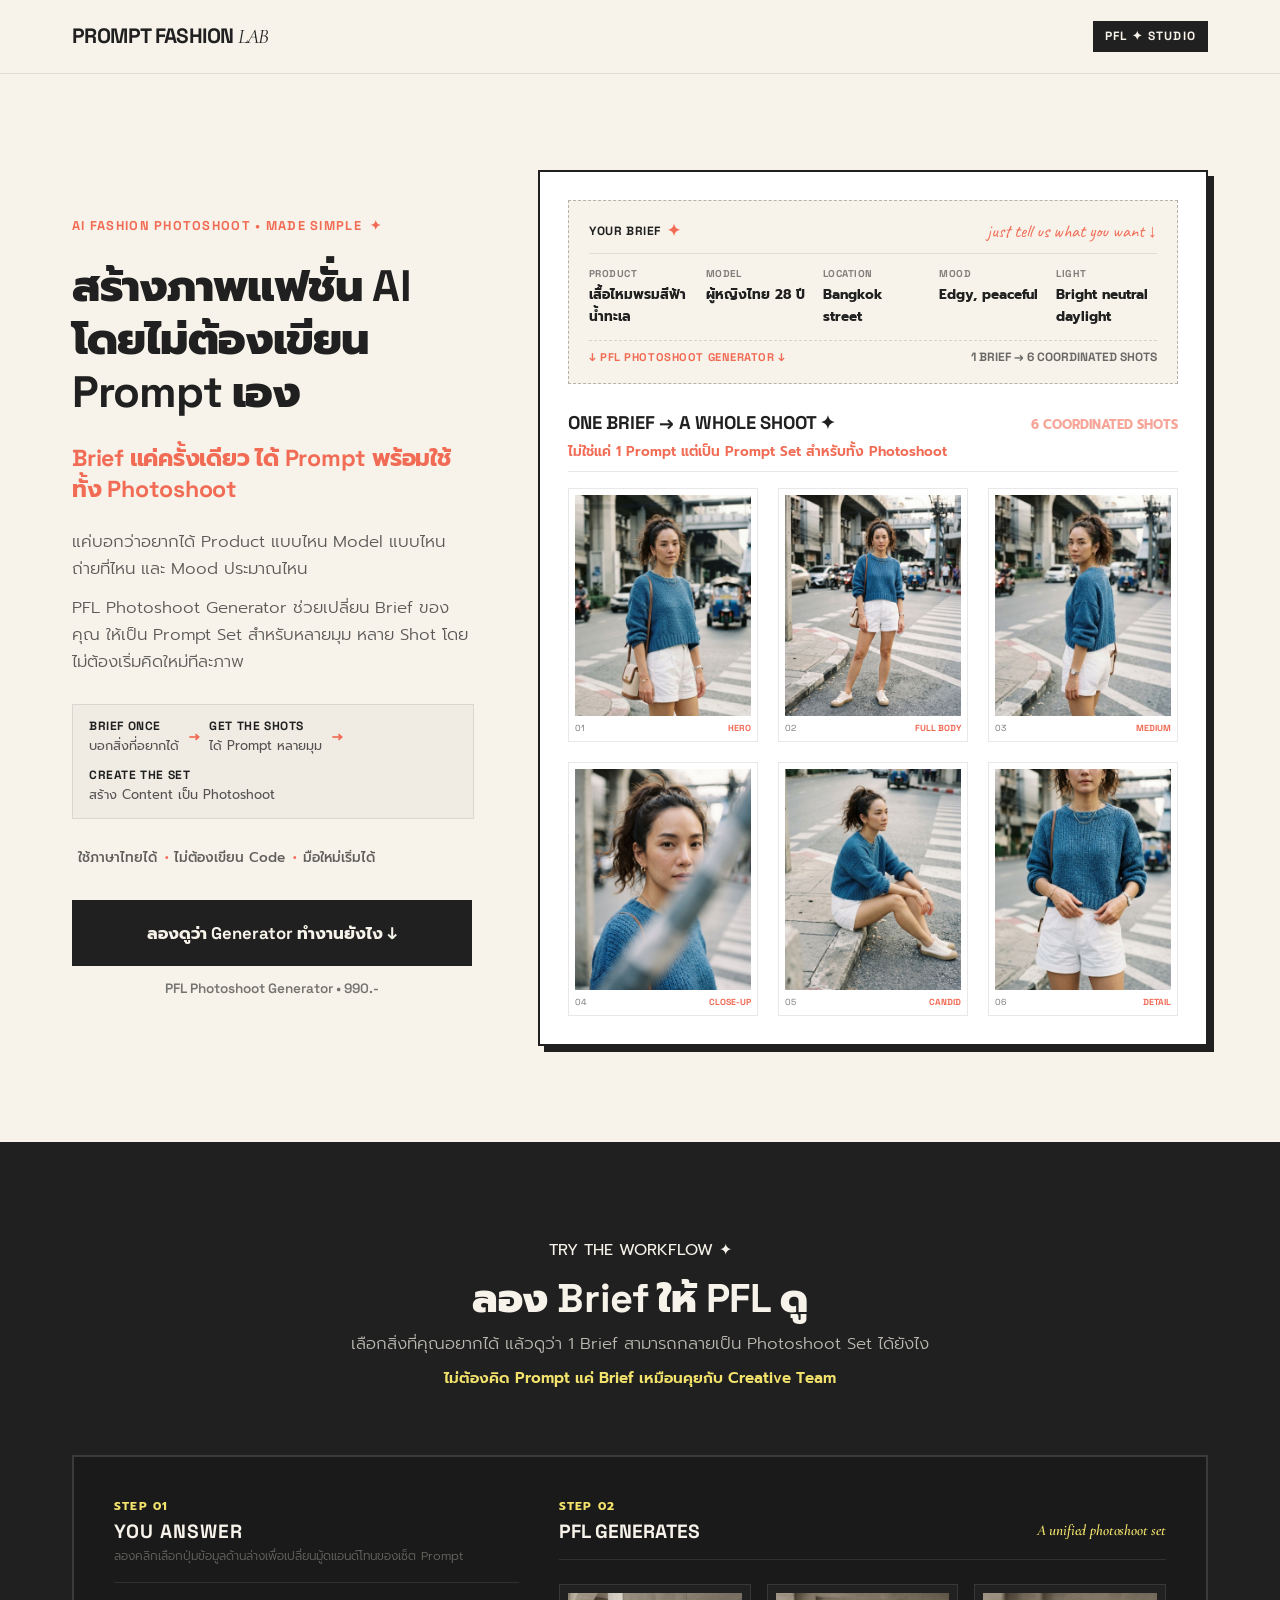
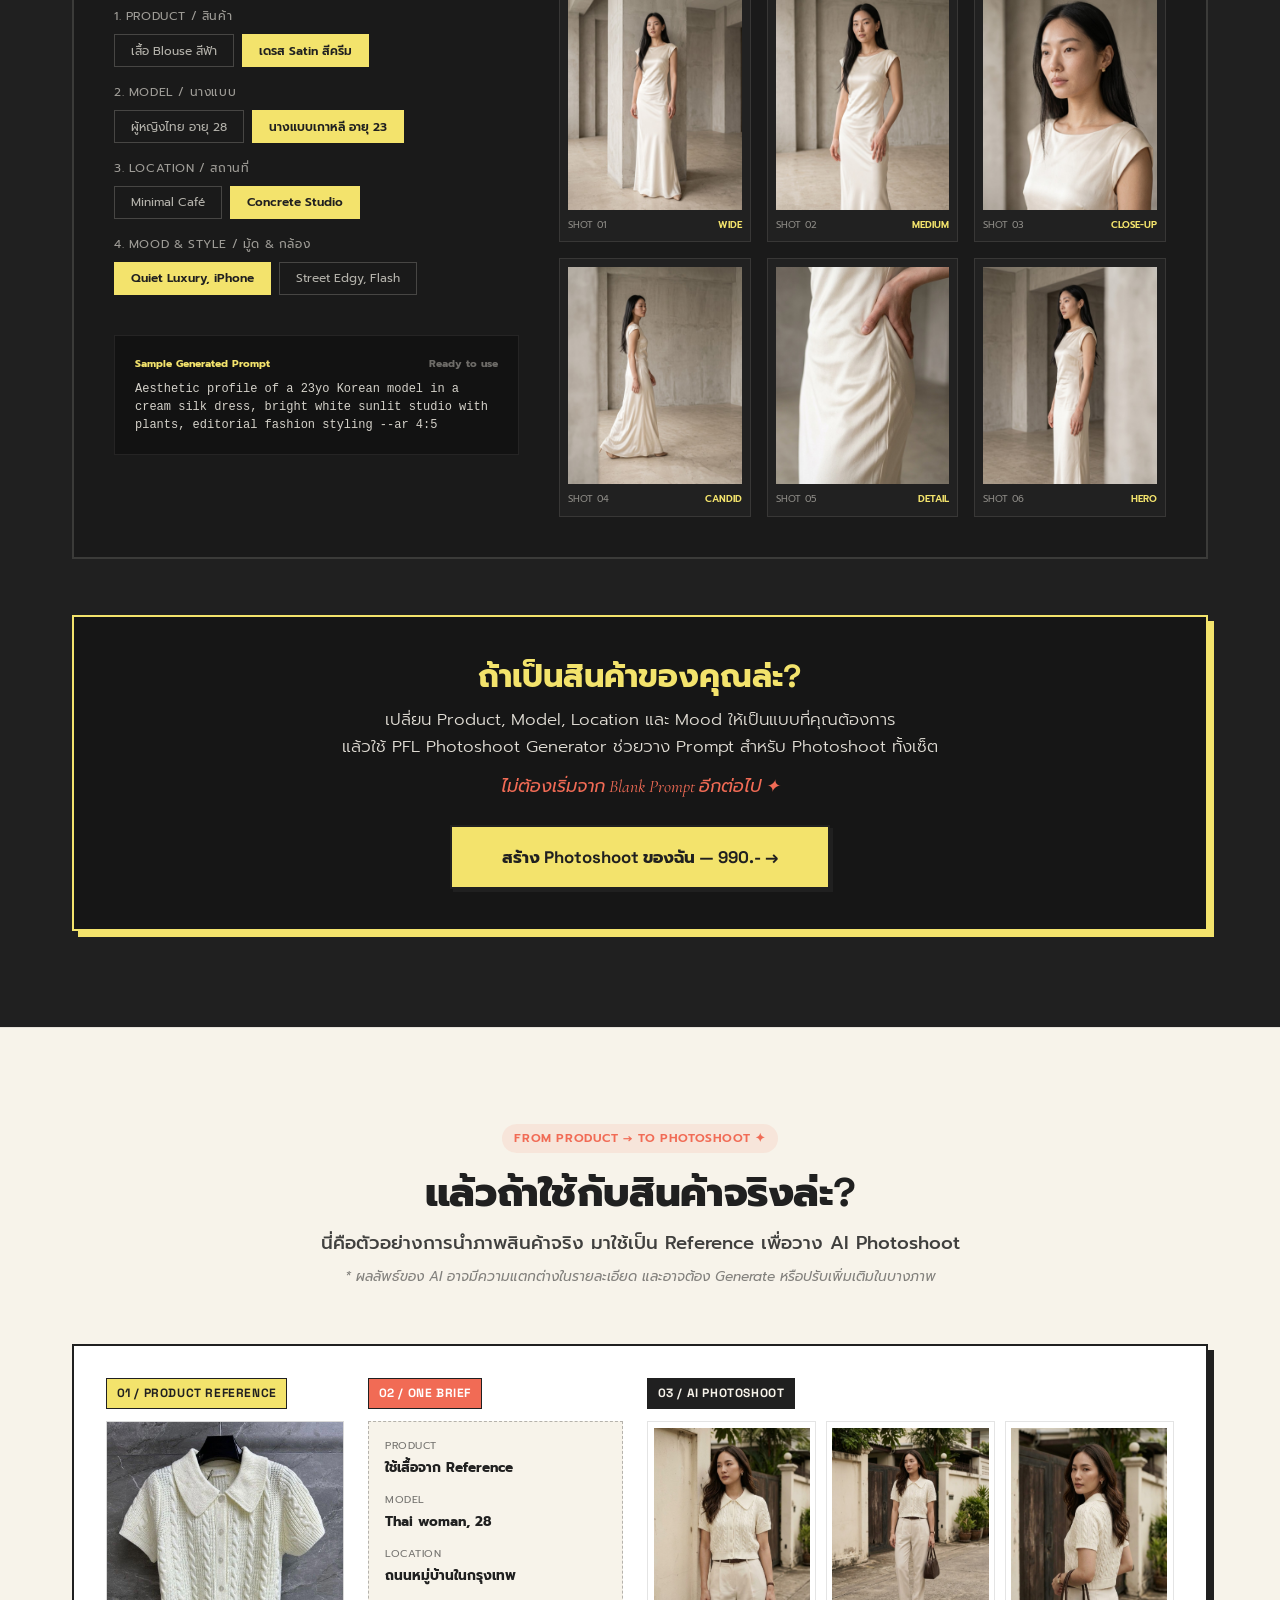
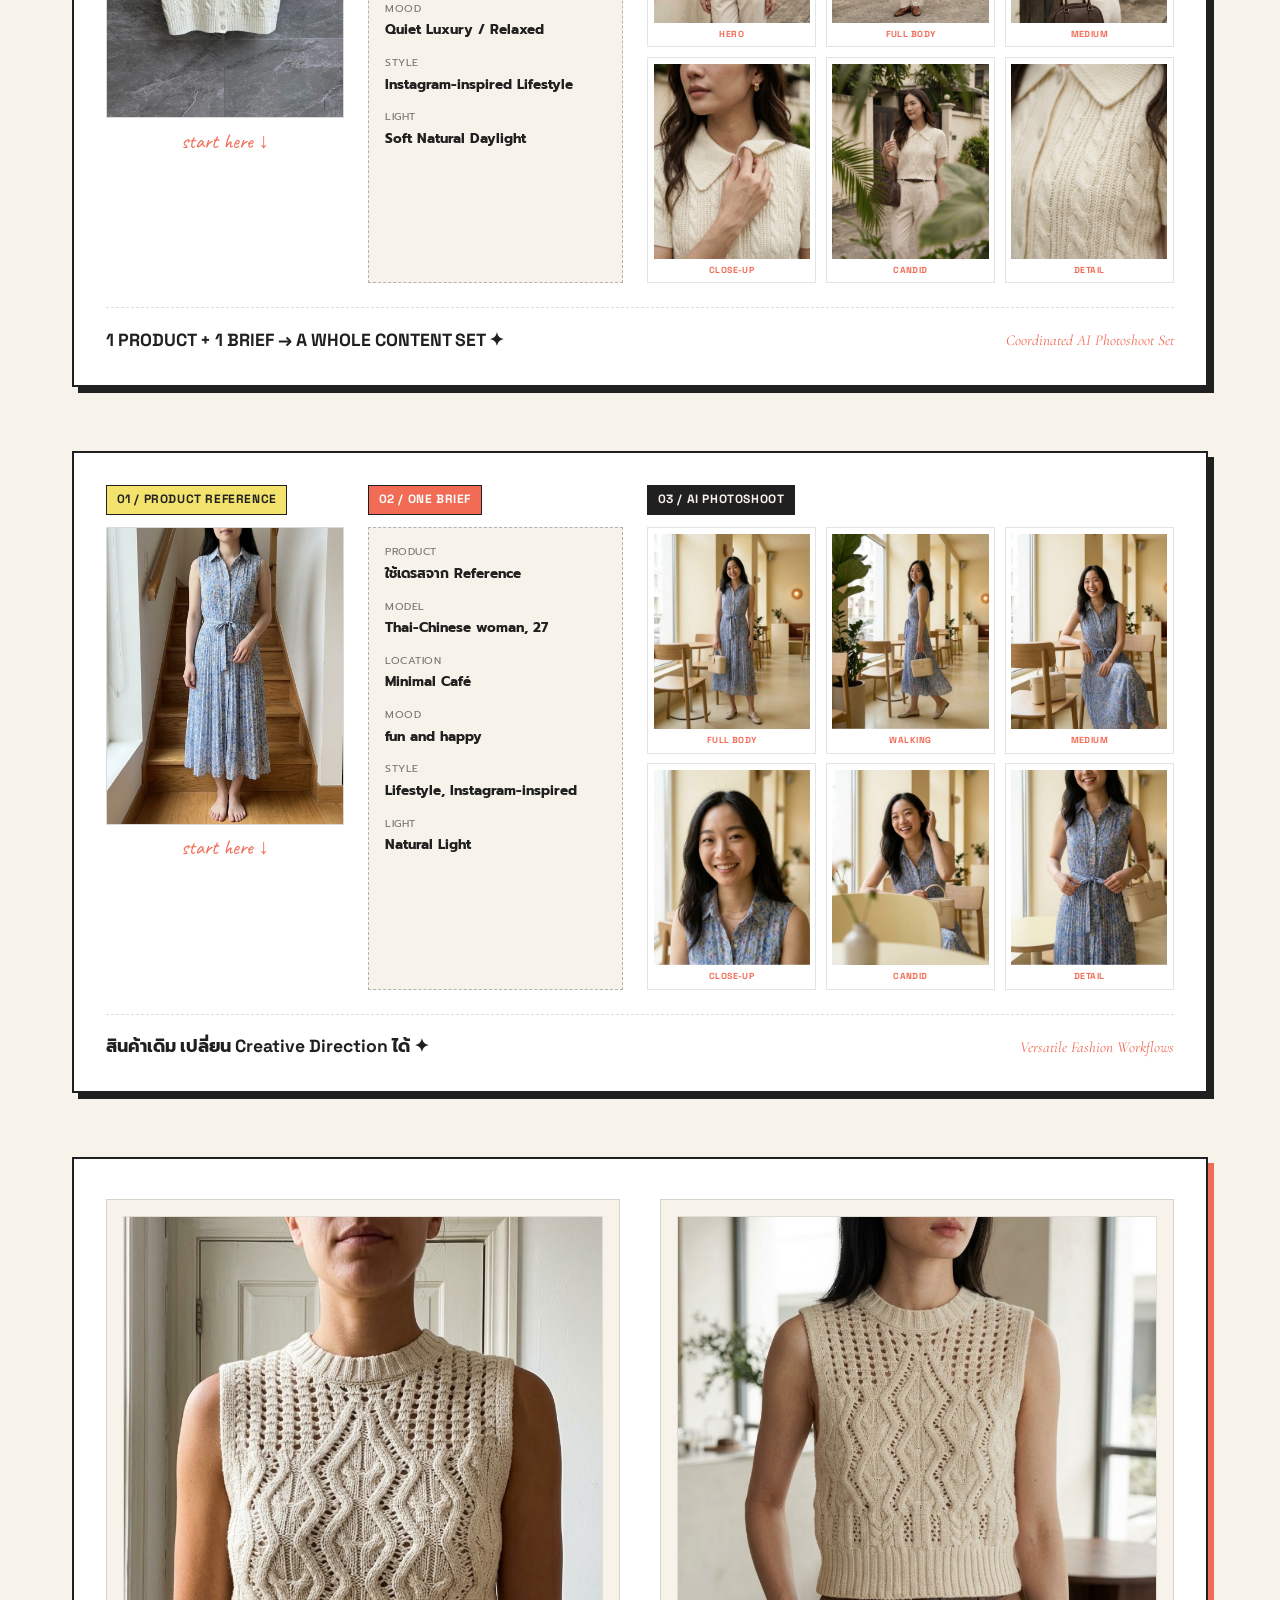
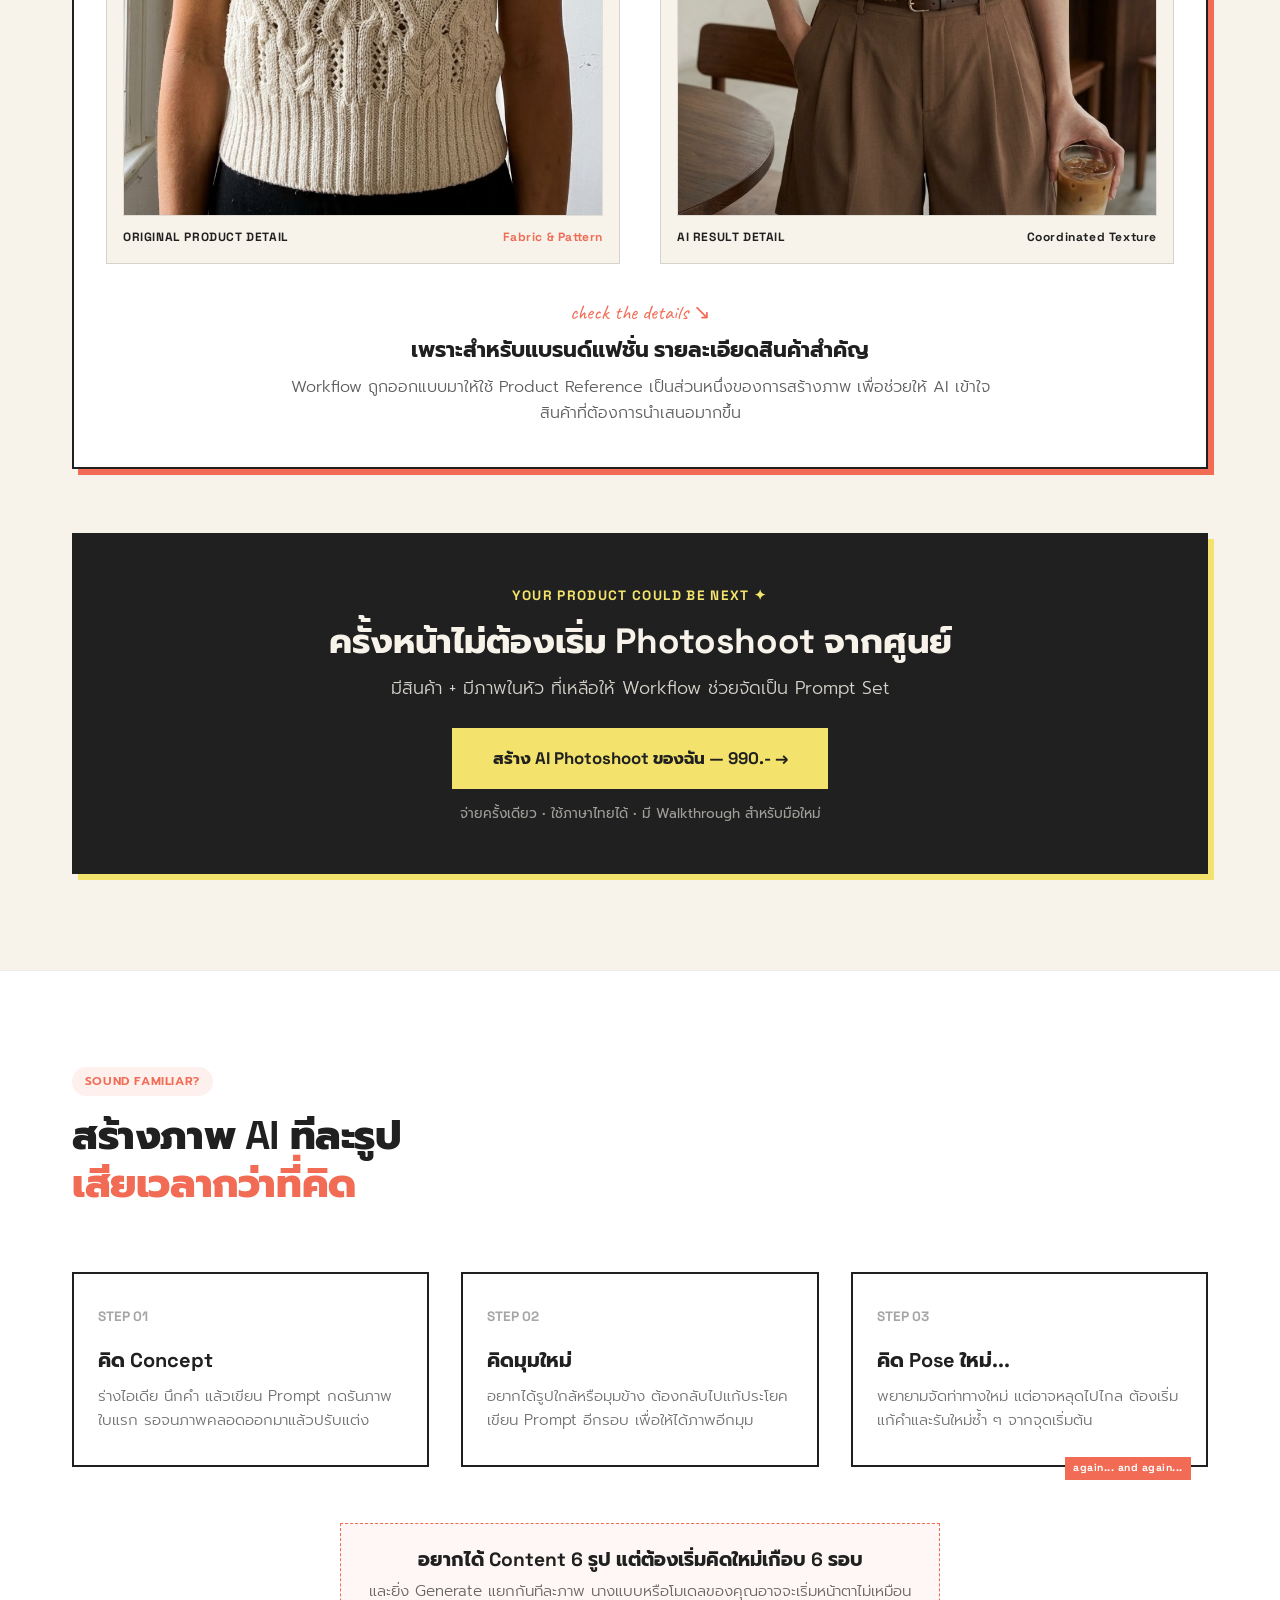
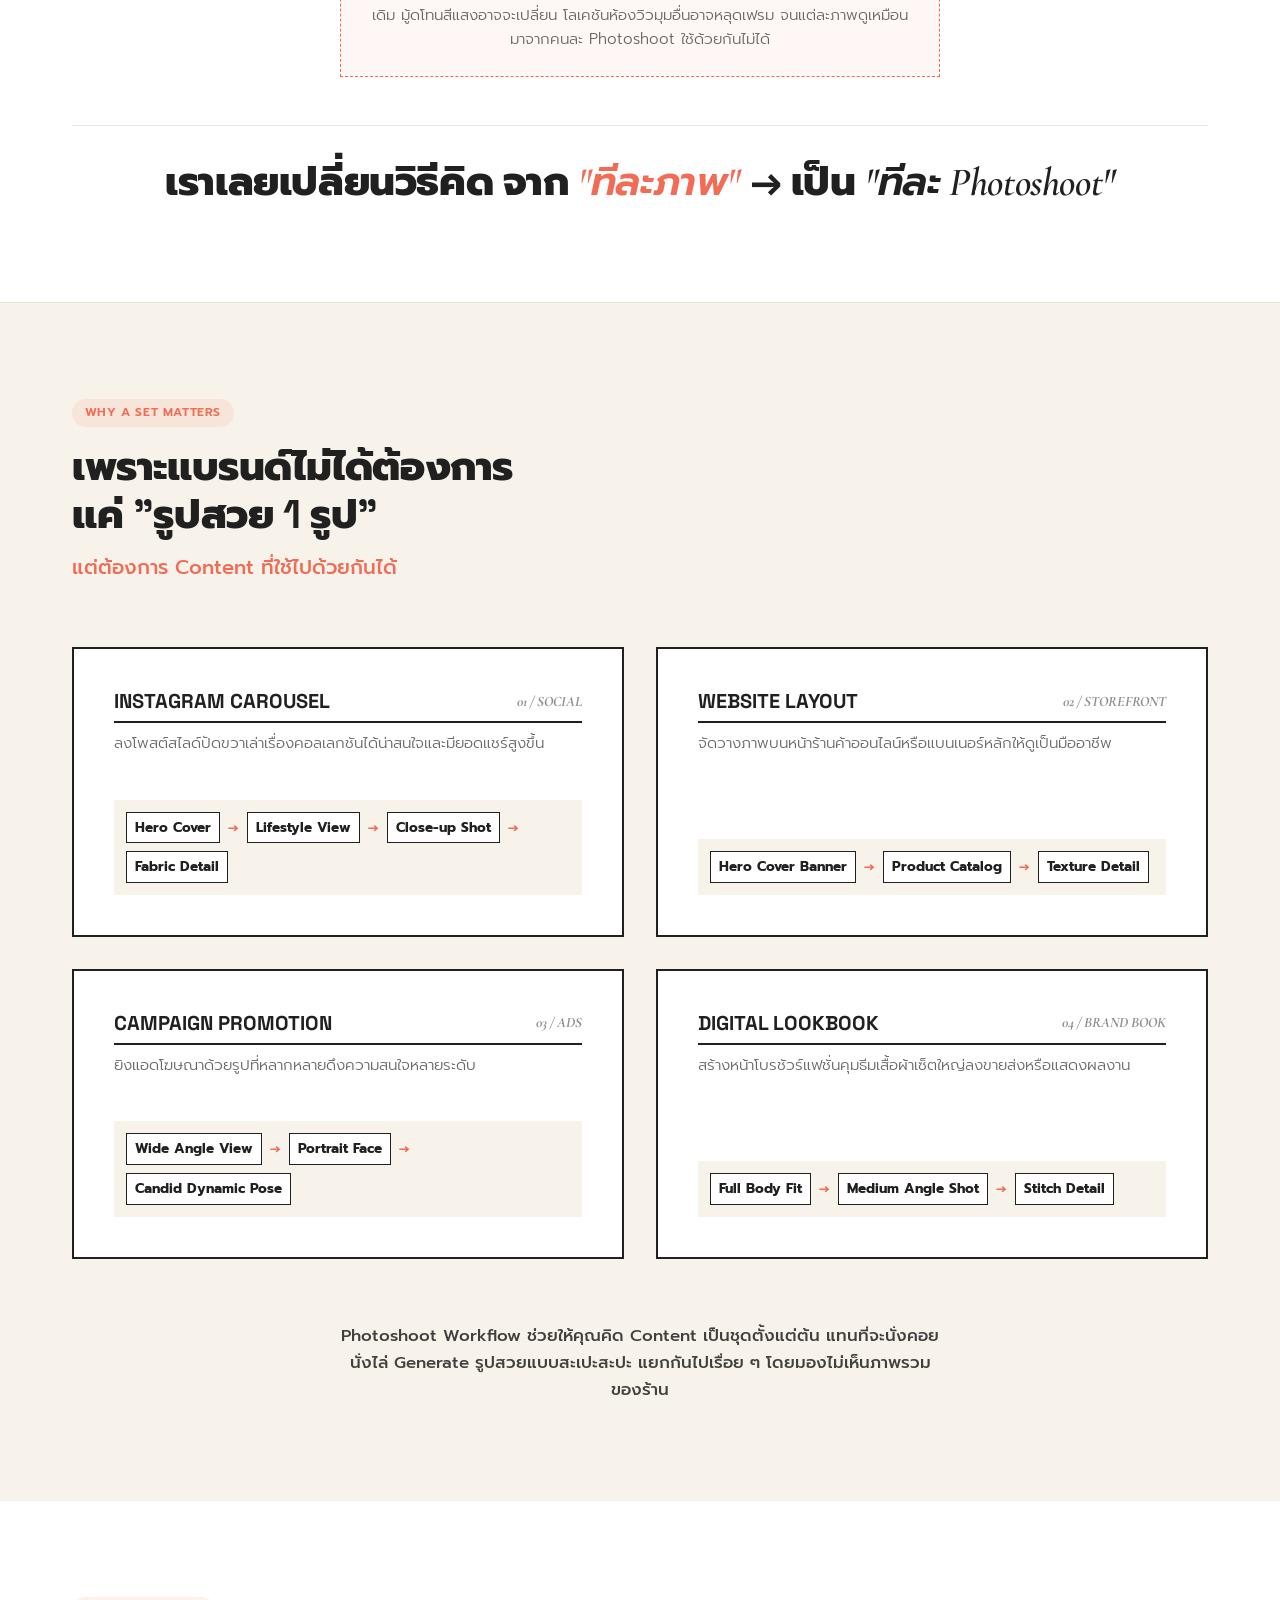
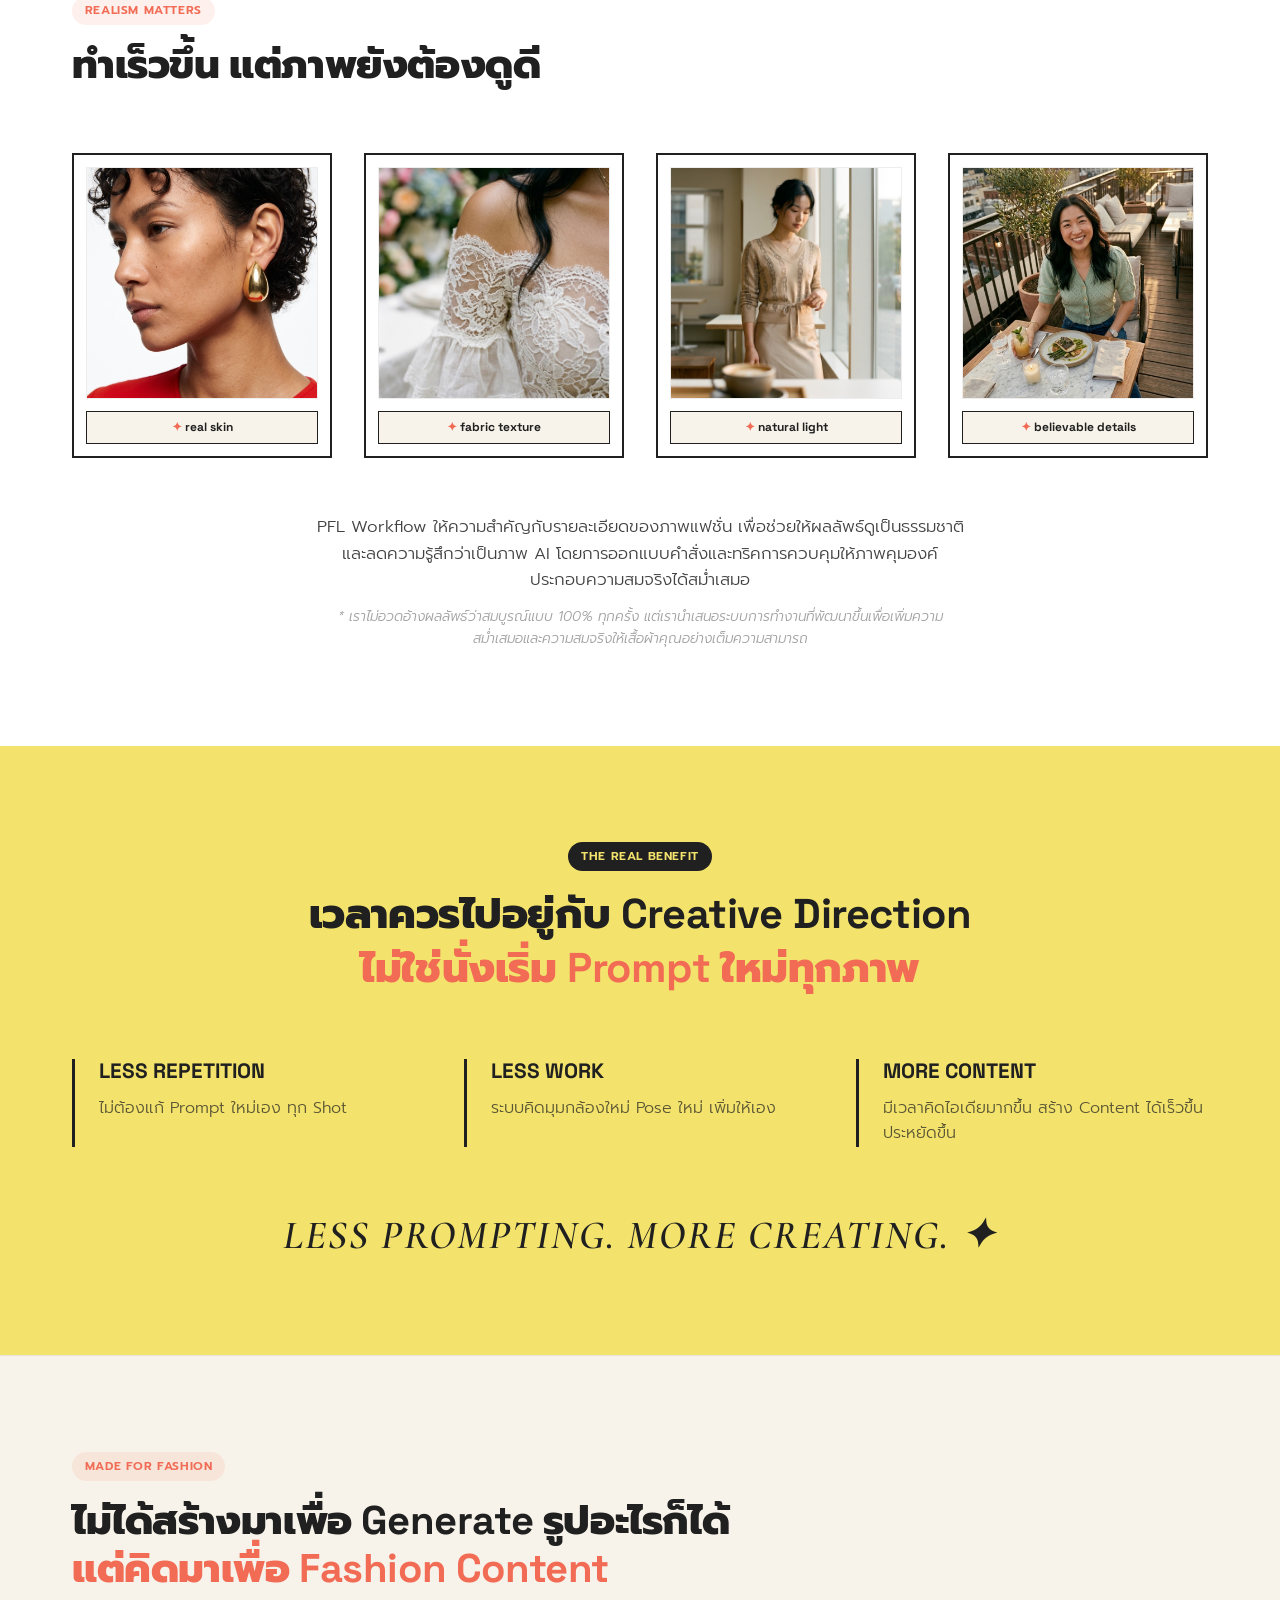
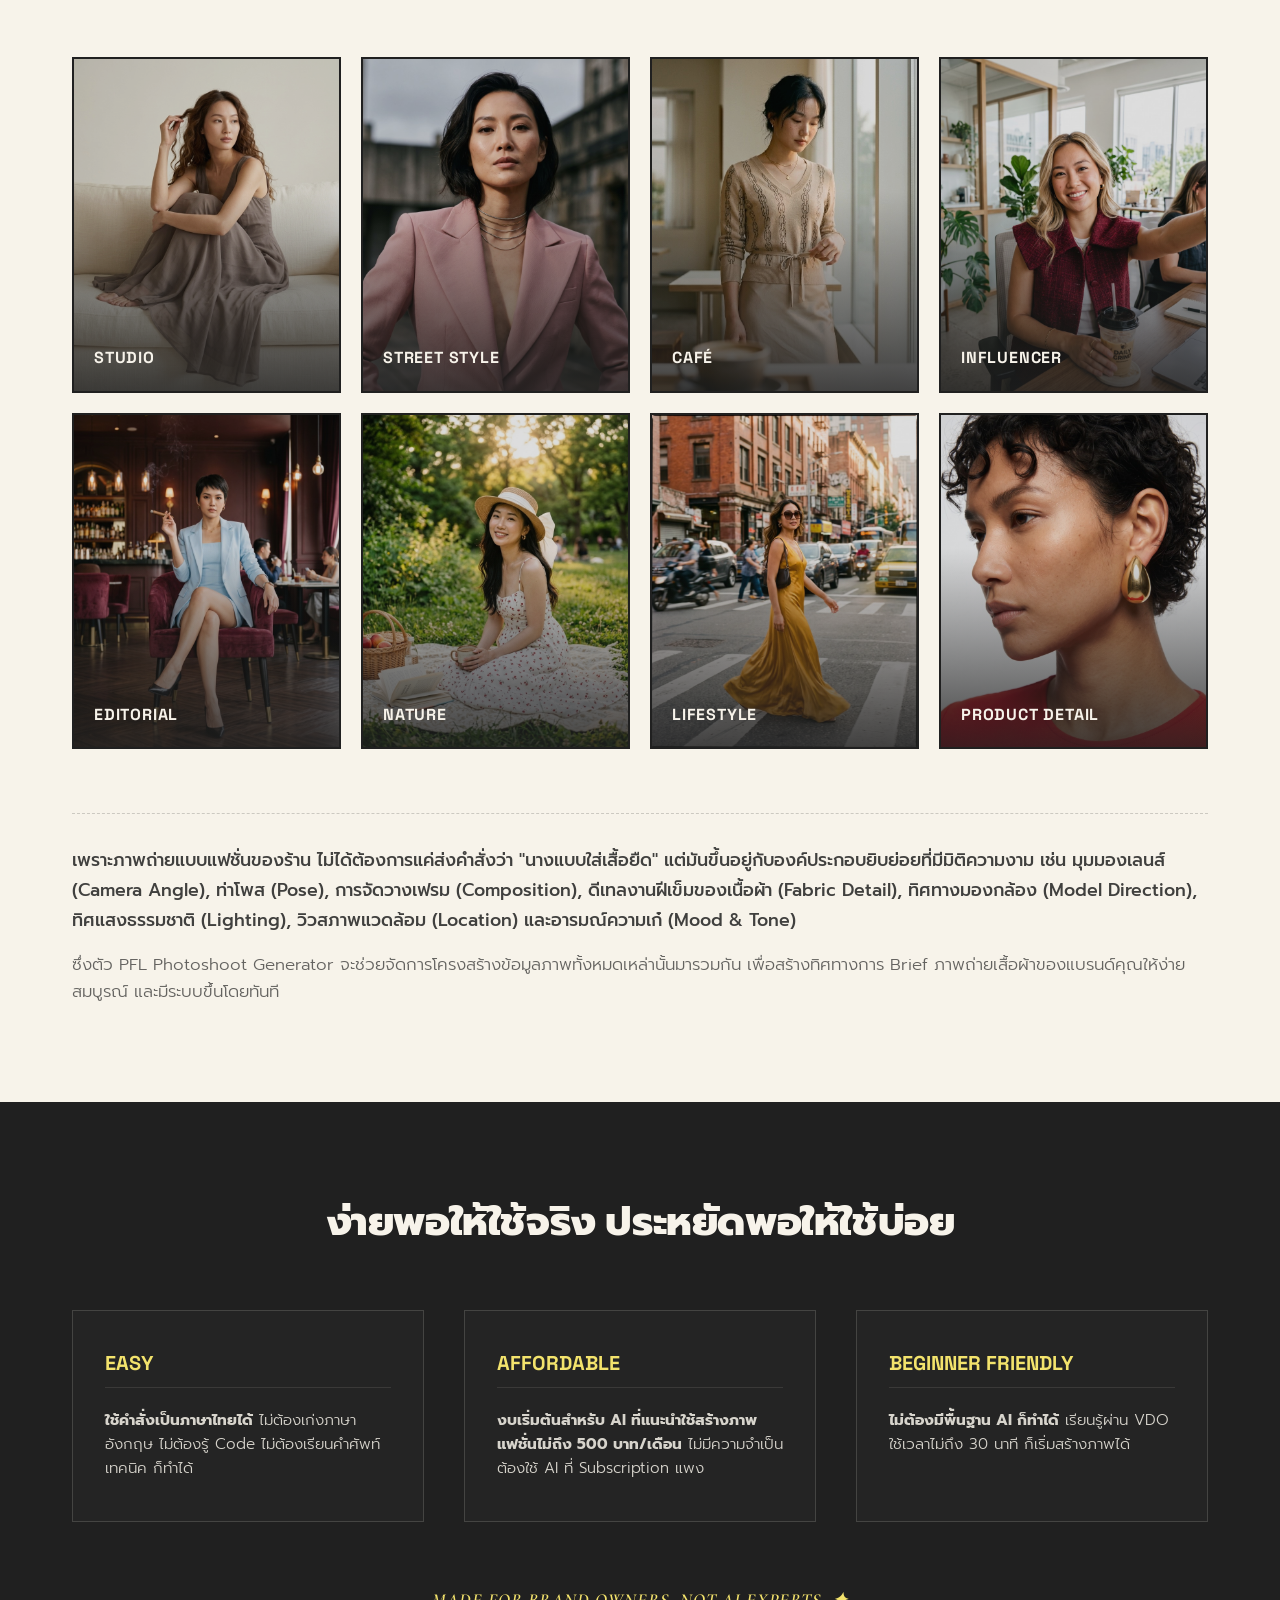
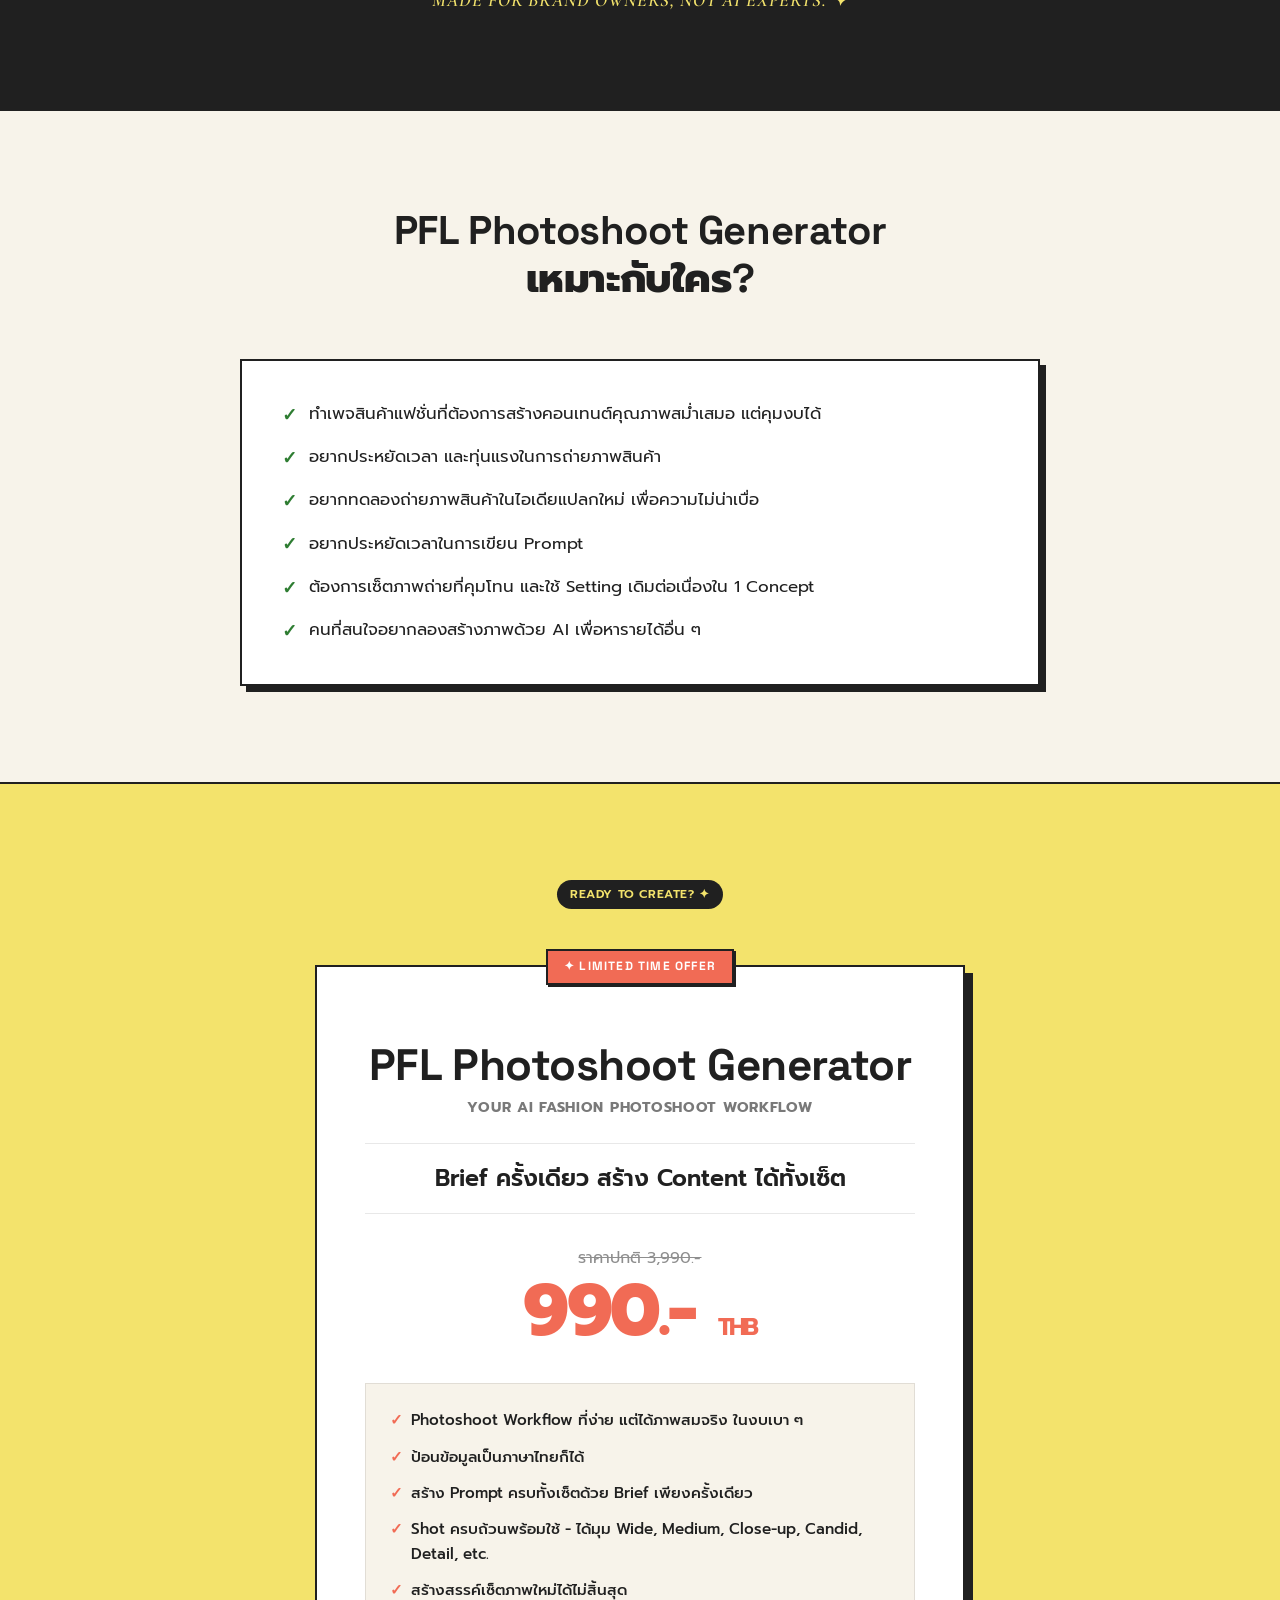
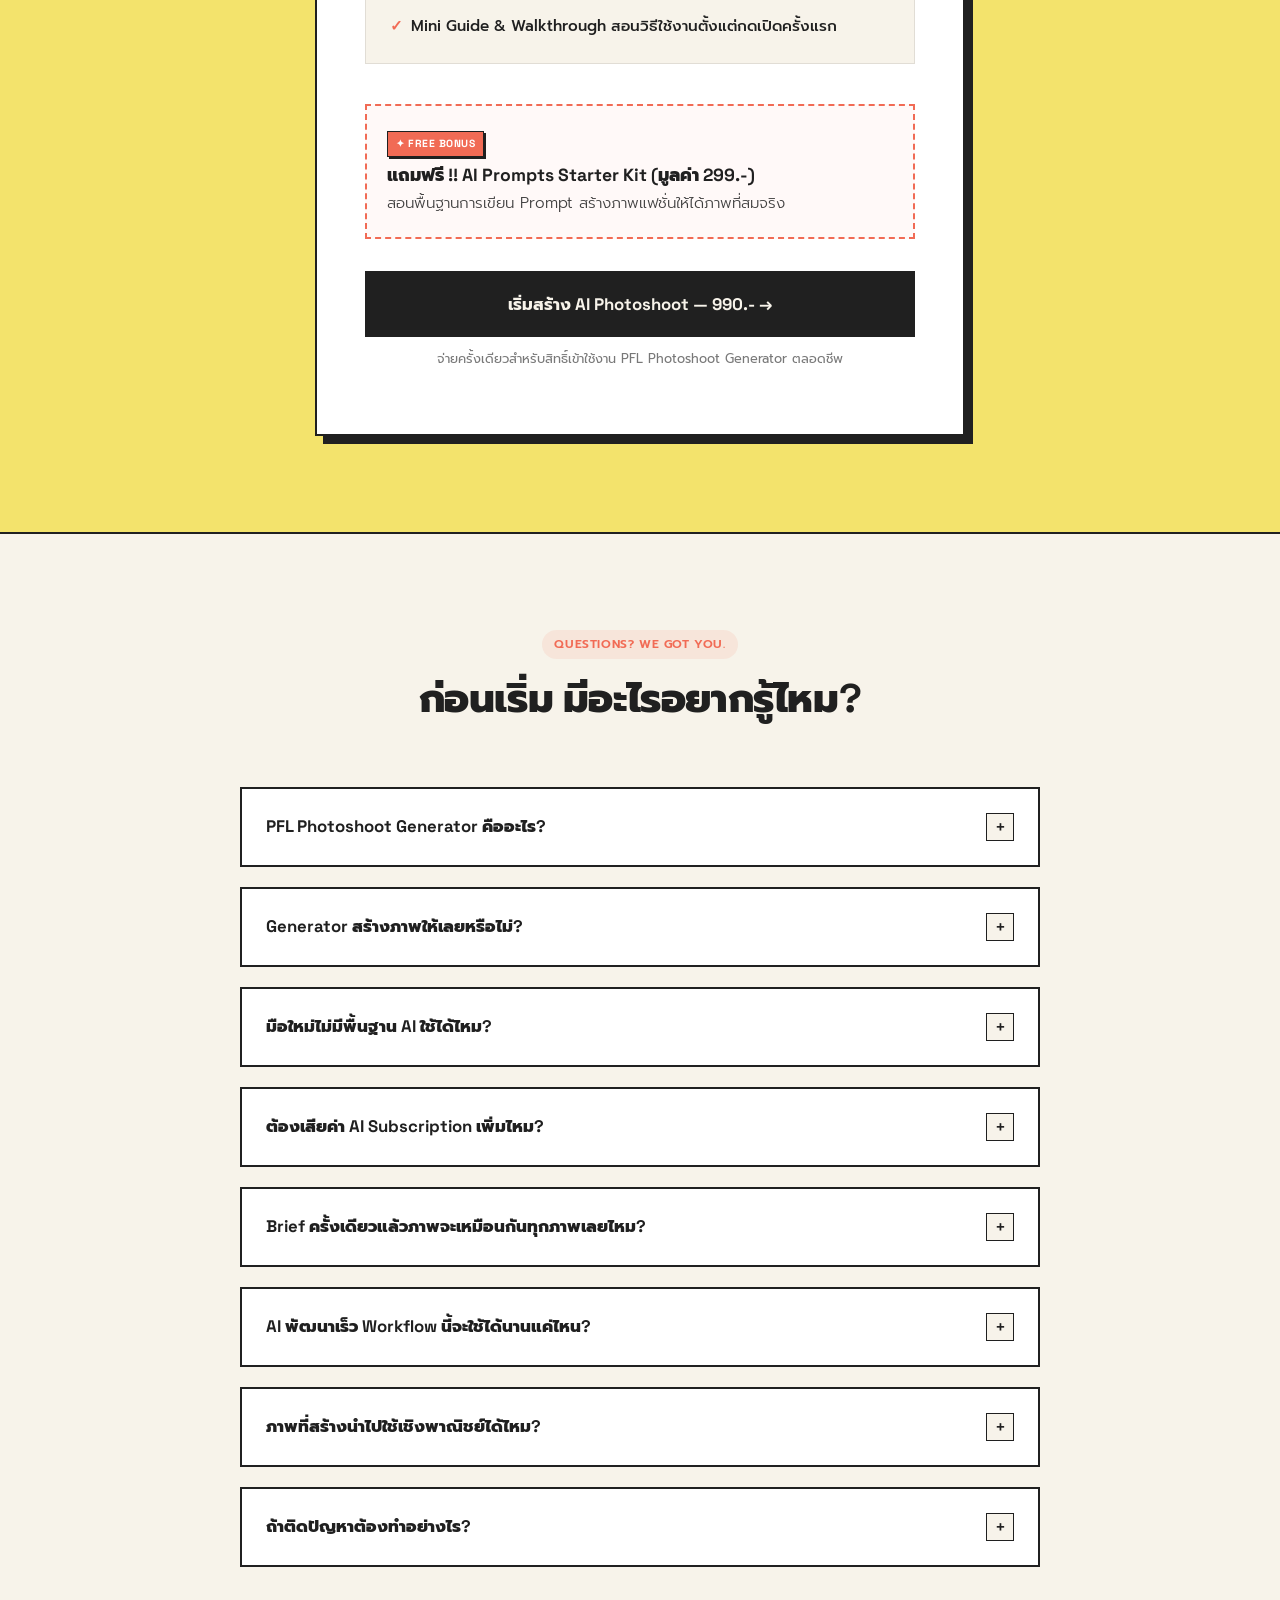
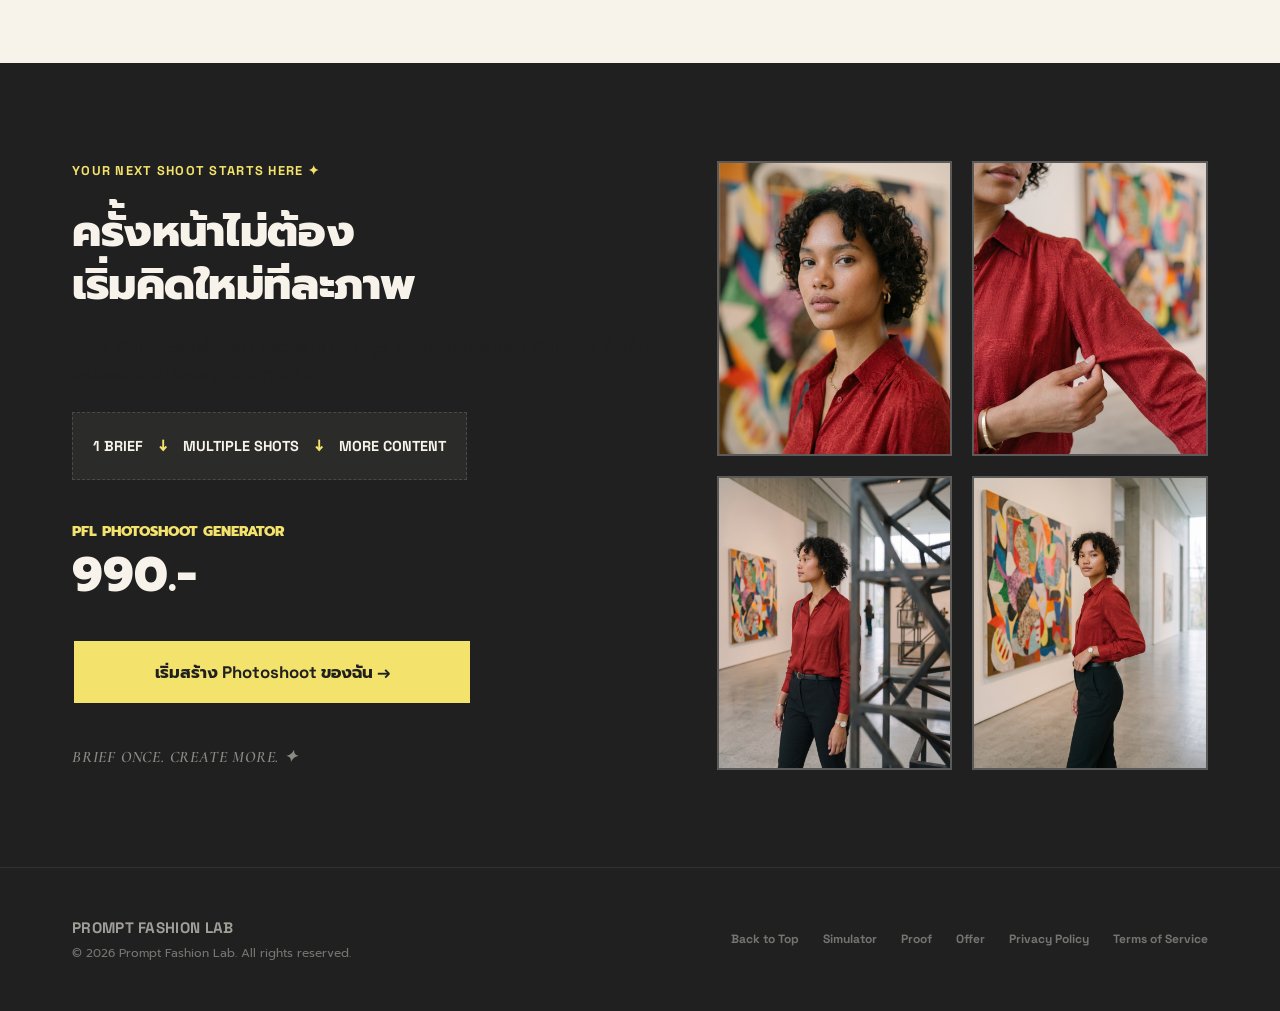
<file: index.html>
<!DOCTYPE html>
<html lang="th">
<head>
  <!-- Google tag (gtag.js) -->
  <script async src="https://www.googletagmanager.com/gtag/js?id=G-DDGN5M6J9N"></script>
  <script>
    window.dataLayer = window.dataLayer || [];
    function gtag(){dataLayer.push(arguments);}
    gtag('js', new Date());

    gtag('config', 'G-DDGN5M6J9N');
  </script>
  <meta charset="UTF-8">
  <meta name="viewport" content="width=device-width, initial-scale=1.0">
  <meta name="description" content="สร้างภาพแฟชั่น AI โดยไม่ต้องเขียน Prompt เอง ด้วยระบบ PFL Photoshoot Generator จาก Prompt Fashion Lab">
  <title>PFL Photoshoot Generator | Prompt Fashion Lab</title>
  
  <!-- Vanilla CSS Style Sheet -->
  <link rel="stylesheet" href="styles.css">
</head>
<body>

  <!-- ==========================================
       HEADER / NAVIGATION
       ========================================== -->
  <header>
    <div class="container header-container">
      <a href="#" class="logo">
        PROMPT FASHION <span>LAB</span>
      </a>
      <div class="brand-badge">PFL ✦ STUDIO</div>
    </div>
  </header>

  <!-- ==========================================
       SECTION 1 — HERO
       ========================================== -->
  <section id="hero" class="section-padding">
    <div class="container hero-grid">
      <div class="hero-content reveal active">
        <div class="hero-tagline">
          <span>AI FASHION PHOTOSHOOT • MADE SIMPLE</span> ✦
        </div>
        <h1 class="text-balance-thai hero-title">
          สร้างภาพแฟชั่น AI<br>
          โดยไม่ต้องเขียน Prompt เอง
        </h1>
        <h2 class="text-balance-thai hero-supporting-title">
          Brief แค่ครั้งเดียว ได้ Prompt พร้อมใช้ทั้ง Photoshoot
        </h2>
        
        <p class="text-balance-thai hero-desc">
          แค่บอกว่าอยากได้ Product แบบไหน Model แบบไหน ถ่ายที่ไหน และ Mood ประมาณไหน
        </p>
        <p class="text-balance-thai hero-desc" style="margin-top: -0.75rem;">
          PFL Photoshoot Generator ช่วยเปลี่ยน Brief ของคุณ ให้เป็น Prompt Set สำหรับหลายมุม หลาย Shot โดยไม่ต้องเริ่มคิดใหม่ทีละภาพ
        </p>
        
        <!-- Stepper Benefit Row -->
        <div class="hero-benefit-stepper">
          <div class="benefit-step-item">
            <strong>BRIEF ONCE</strong>
            <span>บอกสิ่งที่อยากได้</span>
          </div>
          <span class="benefit-stepper-arrow">→</span>
          <div class="benefit-step-item">
            <strong>GET THE SHOTS</strong>
            <span>ได้ Prompt หลายมุม</span>
          </div>
          <span class="benefit-stepper-arrow">→</span>
          <div class="benefit-step-item">
            <strong>CREATE THE SET</strong>
            <span>สร้าง Content เป็น Photoshoot</span>
          </div>
        </div>

        <!-- Subline Features -->
        <div class="hero-subline">
          <span>ใช้ภาษาไทยได้</span>
          <span>ไม่ต้องเขียน Code</span>
          <span>มือใหม่เริ่มได้</span>
        </div>

        <!-- Hero CTA -->
        <div class="hero-cta-wrap" style="margin-top: 0.5rem;">
          <a href="#simulator" onclick="scrollToDemo(event)" class="btn btn-black">ลองดูว่า Generator ทำงานยังไง ↓</a>
          <div class="hero-subtle-price">PFL Photoshoot Generator • 990.-</div>
        </div>
      </div>

      <!-- Hero Visual Proof -->
      <div class="hero-visual reveal active" style="transition-delay: 0.15s;">
        <!-- Top: Horizontal Brief Bar -->
        <div class="brief-horizontal">
          <div class="brief-horizontal-top">
            <div style="display: flex; align-items: center; gap: 0.4rem;">
              <span class="brief-tag">YOUR BRIEF</span>
              <span style="color: var(--color-coral); font-weight: 800;">✦</span>
            </div>
            <span class="brief-subtag">just tell us what you want ↓</span>
          </div>

          <div class="brief-horizontal-grid">
            <div class="brief-h-item">
              <label>PRODUCT</label>
              <span>เสื้อไหมพรมสีฟ้าน้ำทะเล</span>
            </div>
            <div class="brief-h-item">
              <label>MODEL</label>
              <span>ผู้หญิงไทย 28 ปี</span>
            </div>
            <div class="brief-h-item">
              <label>LOCATION</label>
              <span>Bangkok street</span>
            </div>
            <div class="brief-h-item">
              <label>MOOD</label>
              <span>Edgy, peaceful</span>
            </div>
            <div class="brief-h-item">
              <label>LIGHT</label>
              <span>Bright neutral daylight</span>
            </div>
          </div>

          <div class="brief-horizontal-footer">
            <span class="brief-arrow-badge">↓ PFL PHOTOSHOOT GENERATOR ↓</span>
            <span style="font-size: 0.75rem; opacity: 0.65; font-family: var(--font-grotesk); font-weight: 700;">1 BRIEF → 6 COORDINATED SHOTS</span>
          </div>
        </div>

        <!-- Bottom: Full-width Contact Sheet preview (6 Shots) -->
        <div class="visual-sheet-area">
          <div class="visual-sheet-header" style="flex-direction: column; align-items: flex-start; gap: 0.35rem;">
            <div style="display: flex; justify-content: space-between; width: 100%; align-items: baseline; flex-wrap: wrap; gap: 0.5rem;">
              <h3 style="font-size: 1.15rem; font-weight: 800; color: var(--color-black); margin: 0;">ONE BRIEF → A WHOLE SHOOT ✦</h3>
              <span style="font-size: 0.8rem; font-weight: 700; color: var(--color-coral);">6 COORDINATED SHOTS</span>
            </div>
            <p class="text-balance-thai" style="font-size: 0.85rem; color: var(--color-coral); font-weight: 600; margin: 0;">
              ไม่ใช่แค่ 1 Prompt แต่เป็น Prompt Set สำหรับทั้ง Photoshoot
            </p>
          </div>
          
          <div class="visual-sheet-grid">
            <div class="visual-sheet-item">
              <div class="visual-sheet-img-wrap">
                <img src="images/hero_knit_01.jpg" alt="01 / HERO">
              </div>
              <div class="visual-sheet-caption">
                <span>01</span>
                <span>HERO</span>
              </div>
            </div>
            <div class="visual-sheet-item">
              <div class="visual-sheet-img-wrap">
                <img src="images/hero_knit_02.jpg" alt="02 / FULL BODY">
              </div>
              <div class="visual-sheet-caption">
                <span>02</span>
                <span>FULL BODY</span>
              </div>
            </div>
            <div class="visual-sheet-item">
              <div class="visual-sheet-img-wrap">
                <img src="images/hero_knit_03.jpg" alt="03 / MEDIUM">
              </div>
              <div class="visual-sheet-caption">
                <span>03</span>
                <span>MEDIUM</span>
              </div>
            </div>
            <div class="visual-sheet-item">
              <div class="visual-sheet-img-wrap">
                <img src="images/hero_knit_04.jpg" alt="04 / CLOSE-UP">
              </div>
              <div class="visual-sheet-caption">
                <span>04</span>
                <span>CLOSE-UP</span>
              </div>
            </div>
            <div class="visual-sheet-item">
              <div class="visual-sheet-img-wrap">
                <img src="images/hero_knit_05.jpg" alt="05 / CANDID">
              </div>
              <div class="visual-sheet-caption">
                <span>05</span>
                <span>CANDID</span>
              </div>
            </div>
            <div class="visual-sheet-item">
              <div class="visual-sheet-img-wrap">
                <img src="images/hero_knit_06.jpg" alt="06 / DETAIL">
              </div>
              <div class="visual-sheet-caption">
                <span>06</span>
                <span>DETAIL</span>
              </div>
            </div>
          </div>
        </div>
      </div>
    </div>
  </section>

  <!-- ==========================================
       SECTION 2 — INTERACTIVE DEMO (MOVED UP)
       ========================================== -->
  <section class="section-padding section-dark" id="simulator">
    <div class="container">
      <div style="text-align: center; margin-bottom: 2.5rem;">
        <span class="eyebrow-yellow">TRY THE WORKFLOW ✦</span>
        <h2 class="text-balance-thai" style="margin-top: 0.75rem;">ลอง Brief ให้ PFL ดู</h2>
        <p class="text-balance-thai" style="opacity: 0.85; max-width: 600px; margin: 0.5rem auto 0; font-size: 1.05rem;">
          เลือกสิ่งที่คุณอยากได้ แล้วดูว่า 1 Brief สามารถกลายเป็น Photoshoot Set ได้ยังไง
        </p>
        <p class="text-balance-thai" style="color: var(--color-yellow); font-size: 0.95rem; font-weight: 600; margin-top: 0.5rem;">
          ไม่ต้องคิด Prompt แค่ Brief เหมือนคุยกับ Creative Team
        </p>
      </div>

      <!-- Interactive Grid Simulator Container -->
      <div class="simulator-container reveal">
        
        <!-- LEFT: INPUT BRIEF (Option pills) -->
        <div class="sim-sidebar">
          <div class="sim-title-area">
            <span class="sim-step-label">STEP 01</span>
            <h3 style="font-weight: 800; font-size: 1.2rem;">YOU ANSWER</h3>
            <p style="font-size: 0.75rem; opacity: 0.6; margin-top: 0.25rem; color: rgba(247,243,234,0.6);">ลองคลิกเลือกปุ่มข้อมูลด้านล่างเพื่อเปลี่ยนมู้ดแอนด์โทนของเซ็ต Prompt</p>
          </div>

          <div class="brief-options">
            <!-- 1. Product Selection -->
            <div class="brief-option-group">
              <label>1. Product / สินค้า</label>
              <div class="pill-group">
                <button onclick="selectOption('product', 'blouse', this)" class="pill pill-product">เสื้อ Blouse สีฟ้า</button>
                <button onclick="selectOption('product', 'dress', this)" class="pill pill-product active">เดรส Satin สีครีม</button>
              </div>
            </div>

            <!-- 2. Model Selection -->
            <div class="brief-option-group">
              <label>2. Model / นางแบบ</label>
              <div class="pill-group">
                <button onclick="selectOption('model', 'thai', this)" class="pill pill-model">ผู้หญิงไทย อายุ 28</button>
                <button onclick="selectOption('model', 'korean', this)" class="pill pill-model active">นางแบบเกาหลี อายุ 23</button>
              </div>
            </div>

            <!-- 3. Location Selection -->
            <div class="brief-option-group">
              <label>3. Location / สถานที่</label>
              <div class="pill-group">
                <button onclick="selectOption('location', 'cafe', this)" class="pill pill-location">Minimal Café</button>
                <button onclick="selectOption('location', 'studio', this)" class="pill pill-location active">Concrete Studio</button>
              </div>
            </div>

            <!-- 4. Mood & Style Selection -->
            <div class="brief-option-group">
              <label>4. Mood & Style / มู้ด & กล้อง</label>
              <div class="pill-group">
                <button onclick="selectOption('mood', 'luxury', this)" class="pill pill-mood active">Quiet Luxury, iPhone</button>
                <button onclick="selectOption('mood', 'edgy', this)" class="pill pill-mood">Street Edgy, Flash</button>
              </div>
            </div>
          </div>

          <!-- Prompt Output Container -->
          <div class="prompt-box">
            <div class="prompt-box-header">
              <span class="label">Sample Generated Prompt</span>
              <span style="opacity: 0.4; color: var(--color-ivory);">Ready to use</span>
            </div>
            <div id="prompt-output-box" class="prompt-text">
              Aesthetic profile of a 23yo Korean model in a cream silk dress, bright white sunlit studio with plants, editorial fashion styling --ar 4:5
            </div>
          </div>
        </div>

        <!-- RIGHT: GENERATES (Photoshoot Grid/Contact Sheet) -->
        <div class="contact-sheet-area">
          <!-- Loading Overlay -->
          <div id="loader" class="sim-loader">
            <div class="spinner"></div>
            <span style="font-size: 0.7rem; color: var(--color-yellow); text-transform: uppercase; font-weight: 700; letter-spacing: 0.1em;">
              Applying parameters...
            </span>
          </div>

          <div class="contact-sheet-header">
            <div>
              <span class="sim-step-label">STEP 02</span>
              <h3 style="font-weight: 800; font-size: 1.2rem;">PFL GENERATES</h3>
            </div>
            <span class="italic-serif" style="color: var(--color-yellow); font-size: 0.95rem;">A unified photoshoot set</span>
          </div>

          <!-- Photo Grid -->
          <div class="contact-sheet-grid">
            <!-- Shot 01: Wide -->
            <div class="sheet-item">
              <div class="sheet-img-wrap">
                <img id="img-wide" src="images/dress_korean_studio_shot_01.jpg" alt="Wide shot">
              </div>
              <div class="sheet-caption">
                <span>SHOT 01</span>
                <span>WIDE</span>
              </div>
            </div>
            
            <!-- Shot 02: Medium -->
            <div class="sheet-item">
              <div class="sheet-img-wrap">
                <img id="img-medium" src="images/dress_korean_studio_shot_02.jpg" alt="Medium shot">
              </div>
              <div class="sheet-caption">
                <span>SHOT 02</span>
                <span>MEDIUM</span>
              </div>
            </div>

            <!-- Shot 03: Close-up -->
            <div class="sheet-item">
              <div class="sheet-img-wrap">
                <img id="img-closeup" src="images/dress_korean_studio_shot_03.jpg" alt="Close-up shot">
              </div>
              <div class="sheet-caption">
                <span>SHOT 03</span>
                <span>CLOSE-UP</span>
              </div>
            </div>

            <!-- Shot 04: Candid -->
            <div class="sheet-item">
              <div class="sheet-img-wrap">
                <img id="img-candid" src="images/dress_korean_studio_shot_04.jpg" alt="Candid shot">
              </div>
              <div class="sheet-caption">
                <span>SHOT 04</span>
                <span>CANDID</span>
              </div>
            </div>

            <!-- Shot 05: Detail -->
            <div class="sheet-item">
              <div class="sheet-img-wrap">
                <img id="img-detail" src="images/dress_korean_studio_shot_05.jpg" alt="Detail shot">
              </div>
              <div class="sheet-caption">
                <span>SHOT 05</span>
                <span>DETAIL</span>
              </div>
            </div>

            <!-- Shot 06: Hero -->
            <div class="sheet-item">
              <div class="sheet-img-wrap">
                <img id="img-hero" src="images/dress_korean_studio_shot_06.jpg" alt="Hero shot">
              </div>
              <div class="sheet-caption">
                <span>SHOT 06</span>
                <span>HERO</span>
              </div>
            </div>
          </div>
        </div>
      </div>

      <!-- POST-DEMO PURCHASE TRANSITION BOX -->
      <div class="demo-post-action reveal">
        <h3 class="text-balance-thai">ถ้าเป็นสินค้าของคุณล่ะ?</h3>
        <p class="text-balance-thai">
          เปลี่ยน Product, Model, Location และ Mood ให้เป็นแบบที่คุณต้องการ<br>
          แล้วใช้ PFL Photoshoot Generator ช่วยวาง Prompt สำหรับ Photoshoot ทั้งเซ็ต
        </p>
        <div class="demo-post-subtext">ไม่ต้องเริ่มจาก Blank Prompt อีกต่อไป ✦</div>
        <button class="btn btn-post-demo" onclick="checkout('demo')">สร้าง Photoshoot ของฉัน — 990.- →</button>
      </div>
    </div>
  </section>

  <!-- ==========================================
       SECTION 3 — REAL PRODUCT PROOF (NEW SECTION)
       ========================================== -->
  <section class="section-padding proof-section" id="proof">
    <div class="container">
      <div class="proof-header reveal">
        <span class="tagline-badge">FROM PRODUCT → TO PHOTOSHOOT ✦</span>
        <h2 class="text-balance-thai" style="margin-top: 1rem;">แล้วถ้าใช้กับสินค้าจริงล่ะ?</h2>
        <p class="text-balance-thai" style="margin-top: 0.75rem; font-size: 1.15rem; font-weight: 500;">
          นี่คือตัวอย่างการนำภาพสินค้าจริง มาใช้เป็น Reference เพื่อวาง AI Photoshoot
        </p>
        <div class="proof-microcopy">
          * ผลลัพธ์ของ AI อาจมีความแตกต่างในรายละเอียด และอาจต้อง Generate หรือปรับเพิ่มเติมในบางภาพ
        </div>
      </div>

      <!-- PROOF 01: KNIT TOP -->
      <div class="proof-workflow-card reveal">
        <div class="proof-flow-grid">
          <!-- Step 1: Product Reference -->
          <div class="proof-step-card">
            <span class="proof-step-tag tag-ref">01 / PRODUCT REFERENCE</span>
            <div class="proof-ref-img-wrap">
              <img src="images/proof_knit_ref.jpg" alt="Original Knit Reference">
            </div>
            <div class="proof-annotation">start here ↓</div>
          </div>

          <!-- Step 2: One Brief -->
          <div class="proof-step-card">
            <span class="proof-step-tag tag-brief">02 / ONE BRIEF</span>
            <div class="proof-brief-box">
              <div class="proof-brief-item">
                <label>PRODUCT</label>
                <span>ใช้เสื้อจาก Reference</span>
              </div>
              <div class="proof-brief-item">
                <label>MODEL</label>
                <span>Thai woman, 28</span>
              </div>
              <div class="proof-brief-item">
                <label>LOCATION</label>
                <span>ถนนหมู่บ้านในกรุงเทพ</span>
              </div>
              <div class="proof-brief-item">
                <label>MOOD</label>
                <span>Quiet Luxury / Relaxed</span>
              </div>
              <div class="proof-brief-item">
                <label>STYLE</label>
                <span>Instagram-inspired Lifestyle</span>
              </div>
              <div class="proof-brief-item">
                <label>LIGHT</label>
                <span>Soft Natural Daylight</span>
              </div>
            </div>
          </div>

          <!-- Step 3: AI Photoshoot Result -->
          <div class="proof-step-card">
            <span class="proof-step-tag tag-result">03 / AI PHOTOSHOOT</span>
            <div class="proof-contact-grid">
              <div class="proof-contact-item">
                <div class="proof-contact-img-wrap">
                  <img src="images/proof_knit_hero.jpg" alt="HERO SHOT">
                </div>
                <div class="proof-contact-caption">HERO</div>
              </div>
              <div class="proof-contact-item">
                <div class="proof-contact-img-wrap">
                  <img src="images/proof_knit_fullbody.jpg" alt="FULL BODY SHOT">
                </div>
                <div class="proof-contact-caption">FULL BODY</div>
              </div>
              <div class="proof-contact-item">
                <div class="proof-contact-img-wrap">
                  <img src="images/proof_knit_medium.jpg" alt="MEDIUM SHOT">
                </div>
                <div class="proof-contact-caption">MEDIUM</div>
              </div>
              <div class="proof-contact-item">
                <div class="proof-contact-img-wrap">
                  <img src="images/proof_knit_closeup.jpg" alt="CLOSE-UP SHOT">
                </div>
                <div class="proof-contact-caption">CLOSE-UP</div>
              </div>
              <div class="proof-contact-item">
                <div class="proof-contact-img-wrap">
                  <img src="images/proof_knit_candid.jpg" alt="CANDID SHOT">
                </div>
                <div class="proof-contact-caption">CANDID</div>
              </div>
              <div class="proof-contact-item">
                <div class="proof-contact-img-wrap">
                  <img src="images/proof_knit_detail.jpg" alt="DETAIL SHOT">
                </div>
                <div class="proof-contact-caption">DETAIL</div>
              </div>
            </div>
          </div>
        </div>

        <div class="proof-card-footer">
          <h4>1 PRODUCT + 1 BRIEF → A WHOLE CONTENT SET ✦</h4>
          <span class="proof-badge">Coordinated AI Photoshoot Set</span>
        </div>
      </div>

      <!-- PROOF 02: DRESS -->
      <div class="proof-workflow-card reveal">
        <div class="proof-flow-grid">
          <!-- Step 1: Product Reference -->
          <div class="proof-step-card">
            <span class="proof-step-tag tag-ref">01 / PRODUCT REFERENCE</span>
            <div class="proof-ref-img-wrap">
              <img src="images/proof_dress_ref.jpg" alt="Original Dress Reference">
            </div>
            <div class="proof-annotation">start here ↓</div>
          </div>

          <!-- Step 2: One Brief -->
          <div class="proof-step-card">
            <span class="proof-step-tag tag-brief">02 / ONE BRIEF</span>
            <div class="proof-brief-box">
              <div class="proof-brief-item">
                <label>PRODUCT</label>
                <span>ใช้เดรสจาก Reference</span>
              </div>
              <div class="proof-brief-item">
                <label>MODEL</label>
                <span>Thai-Chinese woman, 27</span>
              </div>
              <div class="proof-brief-item">
                <label>LOCATION</label>
                <span>Minimal Café</span>
              </div>
              <div class="proof-brief-item">
                <label>MOOD</label>
                <span>fun and happy</span>
              </div>
              <div class="proof-brief-item">
                <label>STYLE</label>
                <span>Lifestyle, Instagram-inspired</span>
              </div>
              <div class="proof-brief-item">
                <label>LIGHT</label>
                <span>Natural Light</span>
              </div>
            </div>
          </div>

          <!-- Step 3: AI Photoshoot Result -->
          <div class="proof-step-card">
            <span class="proof-step-tag tag-result">03 / AI PHOTOSHOOT</span>
            <div class="proof-contact-grid">
              <div class="proof-contact-item">
                <div class="proof-contact-img-wrap">
                  <img src="images/proof_dress_fullbody.jpg" alt="FULL BODY">
                </div>
                <div class="proof-contact-caption">FULL BODY</div>
              </div>
              <div class="proof-contact-item">
                <div class="proof-contact-img-wrap">
                  <img src="images/proof_dress_walking.jpg" alt="WALKING">
                </div>
                <div class="proof-contact-caption">WALKING</div>
              </div>
              <div class="proof-contact-item">
                <div class="proof-contact-img-wrap">
                  <img src="images/proof_dress_medium.jpg" alt="MEDIUM">
                </div>
                <div class="proof-contact-caption">MEDIUM</div>
              </div>
              <div class="proof-contact-item">
                <div class="proof-contact-img-wrap">
                  <img src="images/proof_dress_closeup.jpg" alt="CLOSE-UP">
                </div>
                <div class="proof-contact-caption">CLOSE-UP</div>
              </div>
              <div class="proof-contact-item">
                <div class="proof-contact-img-wrap">
                  <img src="images/proof_dress_candid.jpg" alt="CANDID">
                </div>
                <div class="proof-contact-caption">CANDID</div>
              </div>
              <div class="proof-contact-item">
                <div class="proof-contact-img-wrap">
                  <img src="images/proof_dress_detail.jpg" alt="DETAIL">
                </div>
                <div class="proof-contact-caption">DETAIL</div>
              </div>
            </div>
          </div>
        </div>

        <div class="proof-card-footer">
          <h4>สินค้าเดิม เปลี่ยน Creative Direction ได้ ✦</h4>
          <span class="proof-badge">Versatile Fashion Workflows</span>
        </div>
      </div>

      <!-- DETAIL COMPARISON PROOF -->
      <div class="detail-comparison-box reveal">
        <div class="detail-compare-grid">
          <div class="detail-compare-card">
            <div class="detail-img-wrap">
              <img src="images/detail_product_ref.jpg" alt="Original Knit Vest Detail">
            </div>
            <div class="detail-label">
              <span>ORIGINAL PRODUCT DETAIL</span>
              <span style="color: var(--color-coral);">Fabric & Pattern</span>
            </div>
          </div>
          <div class="detail-compare-card">
            <div class="detail-img-wrap">
              <img src="images/detail_ai_result.jpg" alt="AI Result Knit Vest Detail">
            </div>
            <div class="detail-label">
              <span>AI RESULT DETAIL</span>
              <span style="color: var(--color-black);">Coordinated Texture</span>
            </div>
          </div>
        </div>

        <div class="detail-compare-copy">
          <div class="proof-annotation" style="margin-bottom: 0.5rem;">check the details ↘</div>
          <h3 class="text-balance-thai">เพราะสำหรับแบรนด์แฟชั่น รายละเอียดสินค้าสำคัญ</h3>
          <p class="text-balance-thai">
            Workflow ถูกออกแบบมาให้ใช้ Product Reference เป็นส่วนหนึ่งของการสร้างภาพ เพื่อช่วยให้ AI เข้าใจสินค้าที่ต้องการนำเสนอมากขึ้น
          </p>
        </div>
      </div>

      <!-- PROOF SECTION BOTTOM CTA -->
      <div class="proof-cta-box reveal">
        <span class="eyebrow-yellow">YOUR PRODUCT COULD BE NEXT ✦</span>
        <h3 class="text-balance-thai">ครั้งหน้าไม่ต้องเริ่ม Photoshoot จากศูนย์</h3>
        <p class="text-balance-thai">
          มีสินค้า + มีภาพในหัว ที่เหลือให้ Workflow ช่วยจัดเป็น Prompt Set
        </p>
        <div>
          <button class="btn btn-proof-buy" onclick="checkout('proof')">สร้าง AI Photoshoot ของฉัน — 990.- →</button>
        </div>
        <div class="proof-cta-subtext">
          จ่ายครั้งเดียว • ใช้ภาษาไทยได้ • มี Walkthrough สำหรับมือใหม่
        </div>
      </div>
    </div>
  </section>

  <!-- ==========================================
       SECTION 4 — THE REAL PROBLEM
       ========================================== -->
  <section class="section-padding" style="background-color: var(--color-white); border-top: 1px solid rgba(32,32,32,0.08);">
    <div class="container">
      <div class="problem-header reveal">
        <span class="tagline-badge" style="margin-bottom: 1rem;">SOUND FAMILIAR?</span>
        <h2 class="text-balance-thai">
          สร้างภาพ AI ทีละรูป<br>
          <span>เสียเวลากว่าที่คิด</span>
        </h2>
      </div>

      <div class="problem-grid-new reveal">
        <!-- Step 1 -->
        <div class="problem-step-card">
          <div class="card-num">STEP 01</div>
          <h3 class="text-balance-thai">คิด Concept</h3>
          <p class="text-balance-thai">ร่างไอเดีย นึกคำ แล้วเขียน Prompt กดรันภาพใบแรก รอจนภาพคลอดออกมาแล้วปรับแต่ง</p>
        </div>

        <!-- Step 2 -->
        <div class="problem-step-card">
          <div class="card-num">STEP 02</div>
          <h3 class="text-balance-thai">คิดมุมใหม่</h3>
          <p class="text-balance-thai">อยากได้รูปใกล้หรือมุมข้าง ต้องกลับไปแก้ประโยคเขียน Prompt อีกรอบ เพื่อให้ได้ภาพอีกมุม</p>
        </div>

        <!-- Step 3 -->
        <div class="problem-step-card">
          <div class="card-num">STEP 03</div>
          <h3 class="text-balance-thai">คิด Pose ใหม่...</h3>
          <p class="text-balance-thai">พยายามจัดท่าทางใหม่ แต่อาจหลุดไปไกล ต้องเริ่มแก้คำและรันใหม่ซ้ำ ๆ จากจุดเริ่มต้น</p>
          <div class="coral-annotation">again... and again...</div>
        </div>
      </div>

      <div class="problem-loop-note reveal">
        <h3 class="text-balance-thai">อยากได้ Content 6 รูป แต่ต้องเริ่มคิดใหม่เกือบ 6 รอบ</h3>
        <p class="text-balance-thai">
          และยิ่ง Generate แยกกันทีละภาพ นางแบบหรือโมเดลของคุณอาจจะเริ่มหน้าตาไม่เหมือนเดิม มู้ดโทนสีแสงอาจจะเปลี่ยน โลเคชันห้องวิวมุมอื่นอาจหลุดเฟรม จนแต่ละภาพดูเหมือนมาจากคนละ Photoshoot ใช้ด้วยกันไม่ได้
        </p>
      </div>

      <div class="problem-close-banner reveal">
        <h2 class="text-balance-thai">
          เราเลยเปลี่ยนวิธีคิด จาก <span class="italic-serif" style="color: var(--color-coral)">"ทีละภาพ"</span> → เป็น <span class="italic-serif" style="color: var(--color-black)">"ทีละ Photoshoot"</span>
        </h2>
      </div>
    </div>
  </section>

  <!-- ==========================================
       SECTION 5 — WHY A SET IS MORE USEFUL
       ========================================== -->
  <section class="section-padding" style="background-color: var(--color-ivory); border-top: 1px solid rgba(32,32,32,0.08);">
    <div class="container">
      <div style="max-width: 700px; margin-bottom: 3rem;">
        <span class="tagline-badge">WHY A SET MATTERS</span>
        <h2 class="text-balance-thai" style="margin-top: 1rem;">
          เพราะแบรนด์ไม่ได้ต้องการ<br>
          แค่ "รูปสวย 1 รูป"
        </h2>
        <p class="text-balance-thai" style="margin-top: 0.75rem; font-size: 1.25rem; font-weight: 500; color: var(--color-coral)">
          แต่ต้องการ Content ที่ใช้ไปด้วยกันได้
        </p>
      </div>

      <div class="benefit-use-grid reveal">
        <!-- Case 1 -->
        <div class="use-case-card">
          <div>
            <h3>INSTAGRAM CAROUSEL <span>01 / SOCIAL</span></h3>
            <p style="font-size: 0.95rem; opacity: 0.8; margin-top: 0.5rem; margin-bottom: 1.25rem;">ลงโพสต์สไลด์ปัดขวาเล่าเรื่องคอลเลกชันได้น่าสนใจและมียอดแชร์สูงขึ้น</p>
          </div>
          <div class="use-case-flow">
            <span>Hero Cover</span>
            <span class="arrow">→</span>
            <span>Lifestyle View</span>
            <span class="arrow">→</span>
            <span>Close-up Shot</span>
            <span class="arrow">→</span>
            <span>Fabric Detail</span>
          </div>
        </div>

        <!-- Case 2 -->
        <div class="use-case-card">
          <div>
            <h3>WEBSITE LAYOUT <span>02 / STOREFRONT</span></h3>
            <p style="font-size: 0.95rem; opacity: 0.8; margin-top: 0.5rem; margin-bottom: 1.25rem;">จัดวางภาพบนหน้าร้านค้าออนไลน์หรือแบนเนอร์หลักให้ดูเป็นมืออาชีพ</p>
          </div>
          <div class="use-case-flow">
            <span>Hero Cover Banner</span>
            <span class="arrow">→</span>
            <span>Product Catalog</span>
            <span class="arrow">→</span>
            <span>Texture Detail</span>
          </div>
        </div>

        <!-- Case 3 -->
        <div class="use-case-card">
          <div>
            <h3>CAMPAIGN PROMOTION <span>03 / ADS</span></h3>
            <p style="font-size: 0.95rem; opacity: 0.8; margin-top: 0.5rem; margin-bottom: 1.25rem;">ยิงแอดโฆษณาด้วยรูปที่หลากหลายดึงความสนใจหลายระดับ</p>
          </div>
          <div class="use-case-flow">
            <span>Wide Angle View</span>
            <span class="arrow">→</span>
            <span>Portrait Face</span>
            <span class="arrow">→</span>
            <span>Candid Dynamic Pose</span>
          </div>
        </div>

        <!-- Case 4 -->
        <div class="use-case-card">
          <div>
            <h3>DIGITAL LOOKBOOK <span>04 / BRAND BOOK</span></h3>
            <p style="font-size: 0.95rem; opacity: 0.8; margin-top: 0.5rem; margin-bottom: 1.25rem;">สร้างหน้าโบรชัวร์แฟชั่นคุมธีมเสื้อผ้าเซ็ตใหญ่ลงขายส่งหรือแสดงผลงาน</p>
          </div>
          <div class="use-case-flow">
            <span>Full Body Fit</span>
            <span class="arrow">→</span>
            <span>Medium Angle Shot</span>
            <span class="arrow">→</span>
            <span>Stitch Detail</span>
          </div>
        </div>
      </div>

      <div style="text-align: center; margin-top: 4rem; max-width: 600px; margin-left: auto; margin-right: auto;">
        <p class="text-balance-thai" style="font-weight: 500;">
          Photoshoot Workflow ช่วยให้คุณคิด Content เป็นชุดตั้งแต่ต้น แทนที่จะนั่งคอยนั่งไล่ Generate รูปสวยแบบสะเปะสะปะ แยกกันไปเรื่อย ๆ โดยมองไม่เห็นภาพรวมของร้าน
        </p>
      </div>
    </div>
  </section>

  <!-- ==========================================
       SECTION 6 — REALISM MATTERS
       ========================================== -->
  <section class="section-padding" style="background-color: var(--color-white); border-top: 1px solid rgba(32,32,32,0.08);">
    <div class="container">
      <div class="realism-header text-balance-thai reveal">
        <span class="tagline-badge" style="margin-bottom: 1rem;">REALISM MATTERS</span>
        <h2>ทำเร็วขึ้น แต่ภาพยังต้องดูดี</h2>
      </div>

      <div class="realism-grid reveal">
        <!-- Skin -->
        <div class="realism-card">
          <div class="realism-img-wrap">
            <img src="images/gallery_portrait.jpg" alt="Realistic Skin Texture">
          </div>
          <div class="realism-annotation">real skin</div>
        </div>

        <!-- Fabric -->
        <div class="realism-card">
          <div class="realism-img-wrap">
            <img src="images/gallery_product_detail.jpg" alt="Fabric accuracy">
          </div>
          <div class="realism-annotation">fabric texture</div>
        </div>

        <!-- Light -->
        <div class="realism-card">
          <div class="realism-img-wrap">
            <img src="images/gallery_lifestyle.jpg" alt="Natural Sunlight shadow">
          </div>
          <div class="realism-annotation">natural light</div>
        </div>

        <!-- Details -->
        <div class="realism-card">
          <div class="realism-img-wrap">
            <img src="images/believable_details.jpg" alt="Believable details">
          </div>
          <div class="realism-annotation">believable details</div>
        </div>
      </div>

      <div style="text-align: center; margin-top: 3.5rem; max-width: 650px; margin-left: auto; margin-right: auto;">
        <p class="text-balance-thai" style="font-size: 1.05rem;">
          PFL Workflow ให้ความสำคัญกับรายละเอียดของภาพแฟชั่น เพื่อช่วยให้ผลลัพธ์ดูเป็นธรรมชาติและลดความรู้สึกว่าเป็นภาพ AI โดยการออกแบบคำสั่งและทริคการควบคุมให้ภาพคุมองค์ประกอบความสมจริงได้สม่ำเสมอ
        </p>
        <p style="font-size: 0.85rem; opacity: 0.5; font-style: italic; margin-top: 0.75rem;">
          * เราไม่อวดอ้างผลลัพธ์ว่าสมบูรณ์แบบ 100% ทุกครั้ง แต่เรานำเสนอระบบการทำงานที่พัฒนาขึ้นเพื่อเพิ่มความสม่ำเสมอและความสมจริงให้เสื้อผ้าคุณอย่างเต็มความสามารถ
        </p>
      </div>
    </div>
  </section>

  <!-- ==========================================
       SECTION 7 — TIME SAVED
       ========================================== -->
  <section class="section-padding section-yellow">
    <div class="container">
      <div style="text-align: center;">
        <span class="tagline-badge" style="background-color: var(--color-black); color: var(--color-yellow)">THE REAL BENEFIT</span>
        <h2 class="text-balance-thai" style="margin-top: 1rem; font-size: clamp(1.8rem, 5vw, 2.6rem); line-height: 1.3;">
          เวลาควรไปอยู่กับ Creative Direction<br>
          <span style="color: var(--color-coral)">ไม่ใช่นั่งเริ่ม Prompt ใหม่ทุกภาพ</span>
        </h2>
      </div>

      <div class="benefit-row reveal">
        <div class="benefit-block">
          <h3>LESS REPETITION</h3>
          <p class="text-balance-thai">ไม่ต้องแก้ Prompt ใหม่เอง ทุก Shot</p>
        </div>
        <div class="benefit-block">
          <h3>LESS WORK</h3>
          <p class="text-balance-thai">ระบบคิดมุมกล้องใหม่ Pose ใหม่ เพิ่มให้เอง</p>
        </div>
        <div class="benefit-block">
          <h3>MORE CONTENT</h3>
          <p class="text-balance-thai">มีเวลาคิดไอเดียมากขึ้น สร้าง Content ได้เร็วขึ้น ประหยัดขึ้น</p>
        </div>
      </div>

      <div style="text-align: center;">
        <h2 class="italic-serif" style="font-size: clamp(1.8rem, 4.5vw, 2.5rem); letter-spacing: 0.05em; color: var(--color-black);">
          LESS PROMPTING. MORE CREATING. ✦
        </h2>
      </div>
    </div>
  </section>

  <!-- ==========================================
       SECTION 8 — MADE FOR FASHION BRANDS
       ========================================== -->
  <section class="section-padding" style="background-color: var(--color-ivory); border-top: 1px solid rgba(32,32,32,0.08);">
    <div class="container">
      <div style="max-width: 750px; margin-bottom: 2rem;">
        <span class="tagline-badge">MADE FOR FASHION</span>
        <h2 class="text-balance-thai" style="margin-top: 1rem;">
          ไม่ได้สร้างมาเพื่อ Generate รูปอะไรก็ได้<br>
          <span style="color: var(--color-coral)">แต่คิดมาเพื่อ Fashion Content</span>
        </h2>
      </div>

      <div class="categories-grid reveal">
        <!-- 1 Studio -->
        <div class="category-card">
          <img src="images/sheet_studio.jpg" alt="STUDIO PHOTO">
          <div class="category-overlay"><span>STUDIO</span></div>
        </div>
        <!-- 2 Street Style -->
        <div class="category-card">
          <img src="images/sheet_street.jpg" alt="STREET STYLE PHOTO">
          <div class="category-overlay"><span>STREET STYLE</span></div>
        </div>
        <!-- 3 Café -->
        <div class="category-card">
          <img src="images/sheet_cafe.jpg" alt="CAFÉ PHOTO">
          <div class="category-overlay"><span>CAFÉ</span></div>
        </div>
        <!-- 4 Influencer -->
        <div class="category-card">
          <img src="images/sheet_influencer.jpg" alt="INFLUENCER PHOTO">
          <div class="category-overlay"><span>INFLUENCER</span></div>
        </div>
        <!-- 5 Editorial -->
        <div class="category-card">
          <img src="images/sheet_editorial.jpg" alt="EDITORIAL PHOTO">
          <div class="category-overlay"><span>EDITORIAL</span></div>
        </div>
        <!-- 6 Nature -->
        <div class="category-card">
          <img src="images/sheet_nature.jpg" alt="NATURE PHOTO">
          <div class="category-overlay"><span>NATURE</span></div>
        </div>
        <!-- 7 Lifestyle -->
        <div class="category-card">
          <img src="images/sheet_lifestyle.jpg" alt="LIFESTYLE PHOTO">
          <div class="category-overlay"><span>LIFESTYLE</span></div>
        </div>
        <!-- 8 Detail -->
        <div class="category-card">
          <img src="images/gallery_detail.jpg" alt="PRODUCT DETAIL PHOTO">
          <div class="category-overlay"><span>PRODUCT DETAIL</span></div>
        </div>
      </div>

      <div style="margin-top: 4rem; padding-top: 2rem; border-top: 1px dashed rgba(32,32,32,0.2);">
        <p class="text-balance-thai" style="font-weight: 500; font-size: 1.1rem; line-height: 1.7;">
          เพราะภาพถ่ายแบบแฟชั่นของร้าน ไม่ได้ต้องการแค่ส่งคำสั่งว่า "นางแบบใส่เสื้อยืด" แต่มันขึ้นอยู่กับองค์ประกอบยิบย่อยที่มีมิติความงาม เช่น มุมมองเลนส์ (Camera Angle), ท่าโพส (Pose), การจัดวางเฟรม (Composition), ดีเทลงานฝีเข็มของเนื้อผ้า (Fabric Detail), ทิศทางมองกล้อง (Model Direction), ทิศแสงธรรมชาติ (Lighting), วิวสภาพแวดล้อม (Location) และอารมณ์ความเก๋ (Mood & Tone)
        </p>
        <p class="text-balance-thai" style="margin-top: 1rem; opacity: 0.8;">
          ซึ่งตัว PFL Photoshoot Generator จะช่วยจัดการโครงสร้างข้อมูลภาพทั้งหมดเหล่านั้นมารวมกัน เพื่อสร้างทิศทางการ Brief ภาพถ่ายเสื้อผ้าของแบรนด์คุณให้ง่าย สมบูรณ์ และมีระบบขึ้นโดยทันที
        </p>
      </div>
    </div>
  </section>

  <!-- ==========================================
       SECTION 9 — SIMPLE & AFFORDABLE
       ========================================== -->
  <section class="section-padding section-dark">
    <div class="container">
      <div style="text-align: center; margin-bottom: 3rem;">
        <h2 class="text-balance-thai">ง่ายพอให้ใช้จริง ประหยัดพอให้ใช้บ่อย</h2>
      </div>

      <div class="afford-grid reveal">
        <!-- 1 Easy -->
        <div class="afford-card">
          <h3>EASY</h3>
          <p class="text-balance-thai"><strong>ใช้คำสั่งเป็นภาษาไทยได้</strong> ไม่ต้องเก่งภาษาอังกฤษ ไม่ต้องรู้ Code ไม่ต้องเรียนคำศัพท์เทคนิค ก็ทำได้</p>
        </div>

        <!-- 2 Affordable -->
        <div class="afford-card">
          <h3>AFFORDABLE</h3>
          <p class="text-balance-thai"><strong>งบเริ่มต้นสำหรับ AI ที่แนะนำใช้สร้างภาพแฟชั่นไม่ถึง 500 บาท/เดือน</strong> ไม่มีความจำเป็นต้องใช้ AI ที่ Subscription แพง</p>
        </div>

        <!-- 3 Beginner -->
        <div class="afford-card">
          <h3>BEGINNER FRIENDLY</h3>
          <p class="text-balance-thai"><strong>ไม่ต้องมีพื้นฐาน AI ก็ทำได้</strong> เรียนรู้ผ่าน VDO ใช้เวลาไม่ถึง 30 นาที ก็เริ่มสร้างภาพได้</p>
        </div>
      </div>

      <div style="text-align: center; margin-top: 4rem;">
        <span class="italic-serif" style="color: var(--color-yellow); font-size: 1.15rem; letter-spacing: 0.05em; text-transform: uppercase;">
          made for brand owners, not AI experts. ✦
        </span>
      </div>
    </div>
  </section>

  <!-- ==========================================
       SECTION 10 — WHO IS THIS FOR?
       ========================================== -->
  <section class="section-padding" style="background-color: var(--color-ivory);">
    <div class="container">
      <div style="text-align: center;">
        <h2 class="text-balance-thai">
          PFL Photoshoot Generator<br>
          เหมาะกับใคร?
        </h2>
      </div>

      <div class="audience-container reveal">
        <ul class="audience-list">
          <li><span>ทำเพจสินค้าแฟชั่นที่ต้องการสร้างคอนเทนต์คุณภาพสม่ำเสมอ แต่คุมงบได้</span></li>
          <li><span>อยากประหยัดเวลา และทุ่นแรงในการถ่ายภาพสินค้า</span></li>
          <li><span>อยากทดลองถ่ายภาพสินค้าในไอเดียแปลกใหม่ เพื่อความไม่น่าเบื่อ</span></li>
          <li><span>อยากประหยัดเวลาในการเขียน Prompt</span></li>
          <li><span>ต้องการเซ็ตภาพถ่ายที่คุมโทน และใช้ Setting เดิมต่อเนื่องใน 1 Concept</span></li>
          <li><span>คนที่สนใจอยากลองสร้างภาพด้วย AI เพื่อหารายได้อื่น ๆ</span></li>
        </ul>
      </div>
    </div>
  </section>

  <!-- ==========================================
       SECTION 11 — MAIN OFFER
       ========================================== -->
  <section class="section-padding offer-section" id="offer">
    <div class="container">
      <div style="text-align: center; margin-bottom: 3.5rem;">
        <span class="tagline-badge" style="background-color: var(--color-black); color: var(--color-yellow)">READY TO CREATE? ✦</span>
      </div>

      <!-- Spacious sales card -->
      <div class="offer-card reveal">
        <!-- Slow blinking Limited time badge -->
        <div class="limited-time-badge">✦ LIMITED TIME OFFER</div>
        
        <h2>PFL Photoshoot Generator</h2>
        <div class="offer-tagline">Your AI Fashion Photoshoot Workflow</div>
        
        <div class="offer-statement text-balance-thai">
          Brief ครั้งเดียว สร้าง Content ได้ทั้งเซ็ต
        </div>

        <div class="price-box">
          <span class="price-original-sales">ราคาปกติ 3,990.-</span>
          <div class="price-current-sales">990.- <span>THB</span></div>
        </div>

        <ul class="offer-features">
          <li class="text-balance-thai">Photoshoot Workflow ที่ง่าย แต่ได้ภาพสมจริง ในงบเบา ๆ</li>
          <li class="text-balance-thai">ป้อนข้อมูลเป็นภาษาไทยก็ได้</li>
          <li class="text-balance-thai">สร้าง Prompt ครบทั้งเซ็ตด้วย Brief เพียงครั้งเดียว</li>
          <li class="text-balance-thai">Shot ครบถ้วนพร้อมใช้ - ได้มุม Wide, Medium, Close-up, Candid, Detail, etc.</li>
          <li class="text-balance-thai">สร้างสรรค์เซ็ตภาพใหม่ได้ไม่สิ้นสุด</li>
          <li class="text-balance-thai">Mini Guide & Walkthrough สอนวิธีใช้งานตั้งแต่กดเปิดครั้งแรก</li>
        </ul>

        <!-- FREE BONUS CALLOUT -->
        <div class="offer-bonus-box" style="margin-bottom: 2rem; border: 2px dashed var(--color-coral); background-color: rgba(241, 107, 85, 0.04); padding: 1.5rem 1.25rem; width: 100%; text-align: left; position: relative;">
          <span style="font-family: var(--font-grotesk); font-size: 0.65rem; font-weight: 800; background-color: var(--color-coral); color: var(--color-white); padding: 0.25rem 0.5rem; letter-spacing: 0.05em; display: inline-block; margin-bottom: 0.5rem; border: 1.5px solid var(--color-black); box-shadow: 2px 2px 0 var(--color-black);">✦ FREE BONUS</span>
          <h4 class="text-balance-thai" style="font-size: 1.1rem; font-weight: 800; margin-bottom: 0.35rem; color: var(--color-black);">แถมฟรี !! AI Prompts Starter Kit (มูลค่า 299.-)</h4>
          <p class="text-balance-thai" style="font-size: 0.95rem; opacity: 0.85; color: var(--color-black); line-height: 1.4;">สอนพื้นฐานการเขียน Prompt สร้างภาพแฟชั่นให้ได้ภาพที่สมจริง</p>
        </div>

        <div class="offer-cta-container">
          <a href="https://buy.stripe.com/7sYbJ10VP1DbcYV2BhcIE03" onclick="trackEvent('checkout_start', {source: 'main_offer'})" class="btn btn-black">เริ่มสร้าง AI Photoshoot — 990.- →</a>
          <span class="offer-microcopy">จ่ายครั้งเดียวสำหรับสิทธิ์เข้าใช้งาน PFL Photoshoot Generator ตลอดชีพ</span>
        </div>
      </div>
    </div>
  </section>

  <!-- ==========================================
       SECTION 12 — FAQ
       ========================================== -->
  <section class="section-padding" style="background-color: var(--color-ivory);">
    <div class="container">
      <div class="faq-header">
        <span class="tagline-badge" style="margin-bottom: 1rem;">QUESTIONS? WE GOT YOU.</span>
        <h2>ก่อนเริ่ม มีอะไรอยากรู้ไหม?</h2>
      </div>

      <div class="faq-list reveal">
        <!-- Q1 -->
        <div class="faq-item">
          <button class="faq-question-btn">
            <span>PFL Photoshoot Generator คืออะไร?</span>
            <span class="faq-icon-wrap">+</span>
          </button>
          <div class="faq-answer">
            <div class="faq-answer-inner">
              <p>PFL Photoshoot Generator เป็น Workflow ที่ช่วยเปลี่ยน Photoshoot Brief ของคุณให้กลายเป็น Prompt หลาย Shot สำหรับสร้างภาพแฟชั่นเป็นเซ็ตค่ะ</p>
              <p>แทนที่จะเริ่มคิดและเขียนใหม่ทีละภาพ คุณสามารถกำหนด Product, Model, Location, Mood และ Style ครั้งเดียว แล้วนำ Prompt ที่ได้ไป Generate ภาพหลายมุมภายใต้ Creative Direction เดียวกัน</p>
            </div>
          </div>
        </div>

        <!-- Q2 -->
        <div class="faq-item">
          <button class="faq-question-btn">
            <span>Generator สร้างภาพให้เลยหรือไม่?</span>
            <span class="faq-icon-wrap">+</span>
          </button>
          <div class="faq-answer">
            <div class="faq-answer-inner">
              <p><strong>ตัว Generator ไม่ได้เป็นตัวสร้างรูปภาพขึ้นมาโดยตรงค่ะ</strong> แต่ทำหน้าที่เป็นตัวช่วยเรียบเรียง Prompt คุณภาพสูงจากไอเดีย Brief ของคุณ และช่วยคิดภาพหลากหลาย Pose หลากหลายมุมกล้อง เขียนเป็น Prompt สำหรับแต่ละภาพให้เลย</p>
              <p>หลังจากนั้น คุณสามารถคัดลอก Prompt ไปวางให้กับ AI Image Generator ต่าง ๆ ให้ Generate ภาพออกมาได้เลยค่ะ (ทางเราจะมี Mini Guide แนะนำขึ้นตอนตั้งแต่ ใส่ Brief จน สร้างภาพจนเสร็จพร้อมใช้ ไปด้วยกับ Generator ค่ะ)</p>
            </div>
          </div>
        </div>

        <!-- Q3 -->
        <div class="faq-item">
          <button class="faq-question-btn">
            <span>มือใหม่ไม่มีพื้นฐาน AI ใช้ได้ไหม?</span>
            <span class="faq-icon-wrap">+</span>
          </button>
          <div class="faq-answer">
            <div class="faq-answer-inner">
              <p>ใช้งานได้แน่นอนค่ะ!</p>
              <p>ตัว Workflow ถูกดีไซน์มาสำหรับพ่อค้าแม่ค้าออนไลน์มือใหม่โดยตรง ไม่มีความจำเป็นต้องมีทักษะคอมพิวเตอร์เขียนโปรแกรม ไม่ต้องท่องศัพท์คำศัพท์ย่อของวงการเทคโนโลยี และระบบรองรับการใช้ภาษาไทยเขียนอธิบายรายละเอียดสินค้าเบื้องต้นได้ทันที มี Mini Guide / Walkthrough แบบวิดีโออธิบายเข้าใจง่ายคอยนำเสนอทีละขั้นตอนค่ะ</p>
            </div>
          </div>
        </div>

        <!-- Q4 -->
        <div class="faq-item">
          <button class="faq-question-btn">
            <span>ต้องเสียค่า AI Subscription เพิ่มไหม?</span>
            <span class="faq-icon-wrap">+</span>
          </button>
          <div class="faq-answer">
            <div class="faq-answer-inner">
              <p>PFL Photoshoot Generator และแพลตฟอร์มผู้ให้บริการ AI สร้างภาพทำงานแยกออกเป็นคนละส่วนกันค่ะ</p>
              <p>คุณสามารถเริ่มทดลองทำจริงผ่านแพ็กเกจแบบฟรี (Free Package) ของแพลตฟอร์มที่เราคัดเลือกมาแนะนำไว้ได้ก่อน แต่อาจมีขีดจำกัดโควตาจำนวนภาพ หรือฟังก์ชันเสริมบางตัว</p>
              <p>หากเริ่มสร้างจริงจังในภายหลัง สามารถเปลี่ยนเป็นแพ็กเกจจ่ายรายเดือนสำหรับงานปริมาณมาก โดยมีแพลตฟอร์มแนะนำในราคาประหยัดงบประเมินเฉลี่ยต่ำกว่า 500 บาทต่อเดือนค่ะ</p>
            </div>
          </div>
        </div>

        <!-- Q5 -->
        <div class="faq-item">
          <button class="faq-question-btn">
            <span>Brief ครั้งเดียวแล้วภาพจะเหมือนกันทุกภาพเลยไหม?</span>
            <span class="faq-icon-wrap">+</span>
          </button>
          <div class="faq-answer">
            <div class="faq-answer-inner">
              <p>จะได้ภาพที่ หน้าตานางแบบ ลุคเสื้อผ้า สถานที่ Mood and Tone และรายละเอียดองค์ประกอบโดยรวม คล้ายเดิม แต่เปลี่ยนมุมกล้อง ท่า Pose และสีหน้า ให้มีความหลากหลาย แต่ยังอยู่ใน Brief ของเราค่ะ</p>
              <p>อย่างไรก็ตาม เนื่องจากตัววาดภาพ AI ทำงานโดยอิงหลักสถิติเชิงความน่าจะเป็น ทิศทางผลลัพธ์ของภาพถ่ายบางใบอาจมีจุดคลาดเคลื่อนของสีหน้าหรือรายละเอียดเสื้อผ้าบ้างตามธรรมชาติของภาพระบบนี้ ซึ่งในคู่มือเรียนรู้จะเสนอวิธีสร้างซ้ำหรือขัดเกลาภาพปรับปรุงรายละเอียดให้ได้ผลลัพธ์ที่สมบูรณ์ที่สุดค่ะ</p>
            </div>
          </div>
        </div>

        <!-- Q6 -->
        <div class="faq-item">
          <button class="faq-question-btn">
            <span>AI พัฒนาเร็ว Workflow นี้จะใช้ได้นานแค่ไหน?</span>
            <span class="faq-icon-wrap">+</span>
          </button>
          <div class="faq-answer">
            <div class="faq-answer-inner">
              <p>เราเล็งเห็นการเปลี่ยนแปลงที่ไวอย่างก้าวกระโดดของระบบปัญญาประดิษฐ์อยู่เสมอค่ะ</p>
              <p>หากเครื่องมือ AI หลัก ๆ มีเวอร์ชันการอัปเกรดสำคัญ หรือมีช่องทางรวมตัวช่วยคำสั่ง Workflow ใหม่ที่ทำให้ผลภาพของคุณออกมาดูสมจริงกว่าเดิม สะดวกขึ้น หรือประหยัดต้นทุนลง ทางทีมงานจะทำการปรับเปลี่ยนข้อชี้แนะคำสอนภายใน Mini Guide / Workflow ให้มีคุณภาพล่าสุดอยู่เสมอ พร้อมจัดเตรียมการแจ้งข่าวอัปเดตช่องทางรับชมและเนื้อหาชี้แนะเวอร์ชันอัปเกรดตัวใหม่ส่งให้คุณโดยตรงผ่าน Email ค่ะ</p>
            </div>
          </div>
        </div>

        <!-- Q7 -->
        <div class="faq-item">
          <button class="faq-question-btn">
            <span>ภาพที่สร้างนำไปใช้เชิงพาณิชย์ได้ไหม?</span>
            <span class="faq-icon-wrap">+</span>
          </button>
          <div class="faq-answer">
            <div class="faq-answer-inner">
              <p>Prompt และคู่มือกระบวนการสร้างจาก PFL สามารถใช้เพื่อการผลิตสื่อโปรโมตสินค้าให้ร้านค้าของคุณได้ตามอัธยาศัยค่ะ</p>
              <p>อย่างไรก็ตาม ลิขสิทธิ์และสิทธิ์ขาดทางการจดสิทธิ์เครื่องหมายการค้าเพื่อพาณิชย์ของปลายทางภาพที่คุณเจนออกมา จะขึ้นอยู่กับข้อกำหนดบริการของแต่ละแอปพลิเคชัน AI แพลตฟอร์มที่คุณเลือกใช้เจนรูปภาพ ดังนั้นจึงควรตรวจสอบแพ็กเกจและข้อตกลง (Terms of Service) ของแพลตฟอร์มนั้นควบคู่ด้วยเสมอค่ะ</p>
            </div>
          </div>
        </div>

        <!-- Q8 -->
        <div class="faq-item">
          <button class="faq-question-btn">
            <span>ถ้าติดปัญหาต้องทำอย่างไร?</span>
            <span class="faq-icon-wrap">+</span>
          </button>
          <div class="faq-answer">
            <div class="faq-answer-inner">
              <p>สามารถทักข้อความ Inbox แชทเพจ หรือส่งข้อมูลสอบถามมาหาเราทาง Email ของทีม Prompt Fashion Lab ได้ทุกเมื่อค่ะ เราพร้อมคอยสแตนด์บายช่วยให้คำปรึกษาเพื่อซัพพอร์ตให้ผลงานของแบรนด์คุณสำเร็จออกมาด้วยดีค่ะ</p>
            </div>
          </div>
        </div>
      </div>
    </div>
  </section>

  <!-- ==========================================
       SECTION 13 — FINAL CTA
       ========================================== -->
  <section class="section-padding final-cta">
    <div class="container final-cta-grid">
      <div class="final-content reveal">
        <span class="final-eyebrow">YOUR NEXT SHOOT STARTS HERE ✦</span>
        <h2 class="text-balance-thai final-title">
          ครั้งหน้าไม่ต้อง<br>
          เริ่มคิดใหม่ทีละภาพ
        </h2>
        <p class="text-balance-thai final-desc">
          Brief Concept ครั้งเดียว แล้วสร้าง Prompt หลาย Shot สำหรับ Content ทั้งเซ็ตเหมือนระบบจำลองสตูดิโอขนาดจริง
        </p>

        <div class="final-equation">
          <span>1 BRIEF</span>
          <span class="arrow">↓</span>
          <span>MULTIPLE SHOTS</span>
          <span class="arrow">↓</span>
          <span>MORE CONTENT</span>
        </div>

        <div class="final-offer-box">
          <span class="product-label">PFL Photoshoot Generator</span>
          <div class="final-price-tag">990.-</div>
        </div>

        <div style="max-width: 400px; margin-top: 1rem;">
          <a href="https://buy.stripe.com/7sYbJ10VP1DbcYV2BhcIE03" onclick="trackEvent('checkout_start', {source: 'final_cta'})" class="btn btn-yellow" style="width: 100%;">เริ่มสร้าง Photoshoot ของฉัน →</a>
        </div>

        <div class="italic-serif" style="margin-top: 1rem; opacity: 0.5; font-size: 1rem; letter-spacing: 0.05em; text-transform: uppercase;">
          BRIEF ONCE. CREATE MORE. ✦
        </div>
      </div>

      <!-- Side Collage -->
      <div class="final-collage reveal" style="transition-delay: 0.15s;">
        <div class="final-img">
          <img src="images/final_cta_1.jpg" alt="PFL AI Fashion Shoot Sample 1">
        </div>
        <div class="final-img">
          <img src="images/final_cta_2.jpg" alt="PFL AI Fashion Shoot Sample 2">
        </div>
        <div class="final-img">
          <img src="images/final_cta_3.jpg" alt="PFL AI Fashion Shoot Sample 3">
        </div>
        <div class="final-img">
          <img src="images/final_cta_4.jpg" alt="PFL AI Fashion Shoot Sample 4">
        </div>
      </div>
    </div>
  </section>

  <!-- ==========================================
       FOOTER
       ========================================== -->
  <footer>
    <div class="container footer-container">
      <div class="footer-copy">
        <span class="footer-brand">PROMPT FASHION LAB</span>
        <span>&copy; 2026 Prompt Fashion Lab. All rights reserved.</span>
      </div>
      <div class="footer-links">
        <a href="#hero">Back to Top</a>
        <a href="#simulator">Simulator</a>
        <a href="#proof">Proof</a>
        <a href="#offer">Offer</a>
        <a href="#">Privacy Policy</a>
        <a href="#">Terms of Service</a>
      </div>
    </div>
  </footer>

  <!-- ==========================================
       STICKY MOBILE CTA
       ========================================== -->
  <div id="stickyMobileCta" class="sticky-mobile-cta">
    <div class="sticky-info">
      <div class="sticky-title">PFL Photoshoot Generator</div>
      <div class="sticky-price">ราคา 990.-</div>
    </div>
    <a href="#offer" class="sticky-btn">เริ่มสร้างเลย →</a>
  </div>

  <!-- Script Import -->
  <script src="script.js"></script>
</body>
</html>
</file>
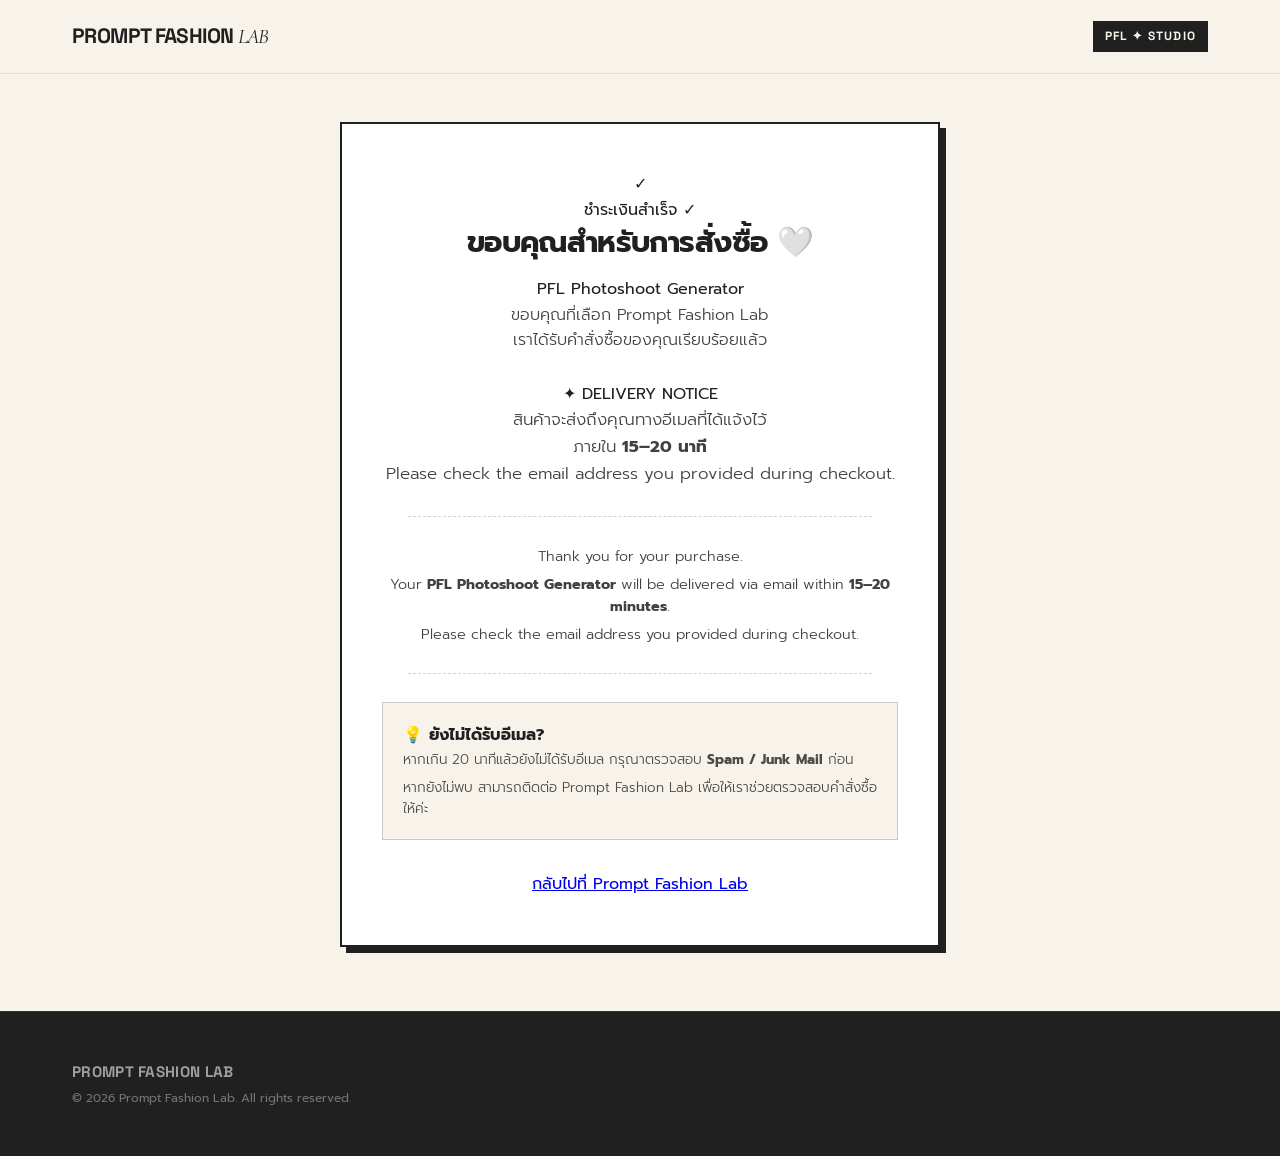
<file: thank-you.html>
<!DOCTYPE html>
<html lang="th">
<head>
  <!-- Google tag (gtag.js) -->
  <script async src="https://www.googletagmanager.com/gtag/js?id=G-DDGN5M6J9N"></script>
  <script>
    window.dataLayer = window.dataLayer || [];
    function gtag(){dataLayer.push(arguments);}
    gtag('js', new Date());

    gtag('config', 'G-DDGN5M6J9N');
  </script>
  <meta charset="UTF-8">
  <meta name="viewport" content="width=device-width, initial-scale=1.0">
  <meta name="description" content="ขอบคุณสำหรับการสั่งซื้อ PFL Photoshoot Generator จาก Prompt Fashion Lab">
  <title>ขอบคุณสำหรับการสั่งซื้อ | Prompt Fashion Lab</title>
  
  <!-- Vanilla CSS Style Sheet -->
  <link rel="stylesheet" href="styles.css">
</head>
<body class="thankyou-body">

  <!-- ==========================================
       HEADER / NAVIGATION
       ========================================== -->
  <header>
    <div class="container header-container">
      <a href="index.html" class="logo">
        PROMPT FASHION <span>LAB</span>
      </a>
      <div class="brand-badge">PFL ✦ STUDIO</div>
    </div>
  </header>

  <!-- ==========================================
       THANK YOU MAIN CONTENT
       ========================================== -->
  <main class="thankyou-wrapper">
    <div class="thankyou-card">
      
      <!-- Success Icon & Status -->
      <div class="thankyou-status-wrap">
        <div class="thankyou-icon-circle" aria-label="Success checkmark">✓</div>
        <div class="thankyou-status-pill">ชำระเงินสำเร็จ ✓</div>
      </div>

      <!-- Main Headline -->
      <h1 class="thankyou-title">ขอบคุณสำหรับการสั่งซื้อ 🤍</h1>

      <!-- Product Name -->
      <div class="thankyou-product-badge">PFL Photoshoot Generator</div>

      <!-- Warm Reassurance -->
      <p class="thankyou-reassurance">
        ขอบคุณที่เลือก Prompt Fashion Lab<br>
        เราได้รับคำสั่งซื้อของคุณเรียบร้อยแล้ว
      </p>

      <!-- Prominent Delivery Box (Mobile-first priority) -->
      <div class="delivery-highlight-box">
        <div class="delivery-badge-tag">✦ DELIVERY NOTICE</div>
        <p class="delivery-headline">
          สินค้าจะส่งถึงคุณทางอีเมลที่ได้แจ้งไว้<br>ภายใน <strong>15–20 นาที</strong>
        </p>
        <p class="delivery-subline">
          Please check the email address you provided during checkout.
        </p>
      </div>

      <hr class="thankyou-divider">

      <!-- English Section -->
      <div class="thankyou-en-section">
        <p class="en-title">Thank you for your purchase.</p>
        <p class="en-desc">
          Your <strong>PFL Photoshoot Generator</strong> will be delivered via email within <strong>15–20 minutes</strong>.
        </p>
        <p class="en-sub">
          Please check the email address you provided during checkout.
        </p>
      </div>

      <hr class="thankyou-divider">

      <!-- Small Help Box -->
      <div class="thankyou-help-box">
        <div class="help-box-header">
          <span class="help-icon">💡</span>
          <strong>ยังไม่ได้รับอีเมล?</strong>
        </div>
        <p>หากเกิน 20 นาทีแล้วยังไม่ได้รับอีเมล กรุณาตรวจสอบ <strong>Spam / Junk Mail</strong> ก่อน</p>
        <p>หากยังไม่พบ สามารถติดต่อ Prompt Fashion Lab เพื่อให้เราช่วยตรวจสอบคำสั่งซื้อให้ค่ะ</p>
      </div>

      <!-- Simple Secondary CTA -->
      <div class="thankyou-cta-wrap">
        <a href="http://promptfashionlab.com/" class="btn-thankyou-secondary">กลับไปที่ Prompt Fashion Lab</a>
      </div>

    </div>
  </main>

  <!-- ==========================================
       FOOTER
       ========================================== -->
  <footer class="thankyou-footer">
    <div class="container footer-container">
      <div class="footer-copy">
        <span class="footer-brand">PROMPT FASHION LAB</span>
        <span>&copy; 2026 Prompt Fashion Lab. All rights reserved.</span>
      </div>
    </div>
  </footer>

</body>
</html>
</file>
<file: styles.css>
/* ==========================================================================
   PROMPT FASHION LAB (PFL) - DESIGN SYSTEM & LAYOUTS
   Style Guide: Fashion Editorial × Creative Studio × Playful
   ========================================================================== */

/* Google Fonts Import */
@import url('https://fonts.googleapis.com/css2?family=Caveat:wght@600;700&family=Cormorant+Garamond:ital,wght@1,400;1,600;1,700&family=Prompt:ital,wght@0,300;0,400;0,500;0,600;0,700;1,300;1,400;1,500;1,600;1,700&family=Space+Grotesk:wght@500;700;800&display=swap');

:root {
  /* Color Palette */
  --color-ivory: #F7F3EA;       /* Neutral Base (65-70%) */
  --color-black: #202020;       /* Neutral Dark */
  --color-black-rgb: 32, 32, 32;
  --color-yellow: #F3E36C;      /* Accent (15-20%) */
  --color-coral: #F16B55;       /* Accent Coral (10-15%) */
  --color-blue: #AFCDE5;        /* Accent Blue */
  --color-white: #FFFFFF;
  
  /* Fonts */
  --font-grotesk: 'Space Grotesk', 'Prompt', sans-serif;
  --font-serif: 'Cormorant Garamond', 'Prompt', serif;
  --font-thai: 'Prompt', sans-serif;
  --font-hand: 'Caveat', cursive;

  /* Transitions */
  --transition-smooth: all 0.4s cubic-bezier(0.16, 1, 0.3, 1);
  --transition-fast: all 0.2s ease-out;
}

/* Reset & Base Styles */
*, *::before, *::after {
  box-sizing: border-box;
  margin: 0;
  padding: 0;
}

html {
  scroll-behavior: smooth;
  -webkit-text-size-adjust: 100%;
}

body {
  background-color: var(--color-ivory);
  color: var(--color-black);
  font-family: var(--font-thai);
  font-weight: 400;
  line-height: 1.6;
  overflow-x: hidden;
}

/* Typography Utilities */
h1, h2, h3, h4, h5, h6 {
  font-family: var(--font-grotesk);
  font-weight: 700;
  line-height: 1.2;
}

h1 {
  font-size: clamp(2rem, 5vw, 3rem);
  font-weight: 800;
  letter-spacing: -0.02em;
}

h2 {
  font-size: clamp(1.8rem, 4.5vw, 2.5rem);
  font-weight: 800;
  letter-spacing: -0.01em;
}

p {
  font-size: 1.05rem;
  font-weight: 300;
  color: rgba(32, 32, 32, 0.85);
}

.text-balance-thai {
  word-break: keep-all;
  overflow-wrap: break-word;
}

.italic-serif {
  font-family: var(--font-serif);
  font-style: italic;
  font-weight: 600;
  letter-spacing: -0.01em;
}

.handwritten {
  font-family: var(--font-hand);
  font-size: 1.6rem;
  color: var(--color-coral);
  transform: rotate(-3deg);
  display: inline-block;
}

/* Selection */
::selection {
  background-color: var(--color-yellow);
  color: var(--color-black);
}

/* Layout Utilities */
.container {
  max-width: 1200px;
  margin: 0 auto;
  padding: 0 2rem;
  position: relative;
}

@media (max-width: 768px) {
  .container {
    padding: 0 1.25rem;
  }
}

.section-padding {
  padding: 6rem 0;
}

@media (max-width: 768px) {
  .section-padding {
    padding: 4rem 0;
  }
}

/* Dark Background Sections */
.section-dark {
  background-color: var(--color-black);
  color: var(--color-ivory);
  position: relative;
}

.section-dark h2, .section-dark h3, .section-dark h4 {
  color: var(--color-ivory);
}

.section-dark p {
  color: rgba(247, 243, 234, 0.85);
}

/* Yellow Background Sections */
.section-yellow {
  background-color: var(--color-yellow);
  color: var(--color-black);
  position: relative;
}

/* Header & Nav */
header {
  border-bottom: 1px solid rgba(32, 32, 32, 0.1);
  background-color: var(--color-ivory);
  padding: 1.25rem 0;
  z-index: 10;
  position: relative;
}

.header-container {
  display: flex;
  justify-content: space-between;
  align-items: center;
}

.logo {
  font-family: var(--font-grotesk);
  font-weight: 800;
  font-size: 1.3rem;
  letter-spacing: -0.03em;
  text-decoration: none;
  color: var(--color-black);
}

.logo span {
  font-family: var(--font-serif);
  font-style: italic;
  font-weight: 400;
}

.brand-badge {
  font-family: var(--font-grotesk);
  font-size: 0.75rem;
  font-weight: 700;
  background-color: var(--color-black);
  color: var(--color-ivory);
  padding: 0.35rem 0.75rem;
  text-transform: uppercase;
  letter-spacing: 0.1em;
}

.tagline-badge {
  background-color: rgba(241, 107, 85, 0.1);
  color: var(--color-coral);
  font-size: 0.75rem;
  font-weight: 600;
  text-transform: uppercase;
  padding: 0.3rem 0.8rem;
  border-radius: 50px;
  letter-spacing: 0.05em;
  display: inline-block;
}

/* Buttons */
.btn {
  display: inline-flex;
  align-items: center;
  justify-content: center;
  padding: 1.1rem 2.2rem;
  font-family: var(--font-grotesk);
  font-weight: 700;
  font-size: 1.05rem;
  text-decoration: none;
  border-radius: 0;
  border: 2px solid var(--color-black);
  cursor: pointer;
  position: relative;
  transition: var(--transition-smooth);
  background-color: transparent;
  color: var(--color-black);
  text-align: center;
  width: 100%;
}

.btn-black {
  background-color: var(--color-black);
  color: var(--color-ivory);
}

.btn-black:hover {
  background-color: var(--color-yellow);
  color: var(--color-black);
  transform: translateY(-3px) rotate(-0.5deg);
  box-shadow: 0 6px 0 var(--color-black);
}

.btn-yellow {
  background-color: var(--color-yellow);
  color: var(--color-black);
}

.btn-yellow:hover {
  background-color: var(--color-black);
  color: var(--color-ivory);
  transform: translateY(-3px) rotate(0.5deg);
  box-shadow: 0 6px 0 var(--color-coral);
}

.btn-outline {
  background-color: transparent;
  color: var(--color-black);
}

.btn-outline:hover {
  background-color: var(--color-black);
  color: var(--color-ivory);
  transform: translateY(-2px);
}

/* Scroll Animations */
.reveal {
  opacity: 0;
  transform: translateY(20px);
  transition: opacity 0.8s cubic-bezier(0.16, 1, 0.3, 1), transform 0.8s cubic-bezier(0.16, 1, 0.3, 1);
}

.reveal.active {
  opacity: 1;
  transform: translateY(0);
}

/* ==========================================================================
   SECTION 1 — HERO
   ========================================================================== */
.hero-grid {
  display: grid;
  grid-template-columns: 1fr;
  gap: 3rem;
  align-items: start;
}

@media (min-width: 992px) {
  .hero-grid {
    grid-template-columns: 4.5fr 7.5fr;
    gap: 4rem;
    align-items: center;
  }
}

.hero-content {
  display: flex;
  flex-direction: column;
  gap: 1.5rem;
}

.hero-tagline {
  font-family: var(--font-grotesk);
  font-size: 0.8rem;
  font-weight: 700;
  letter-spacing: 0.1em;
  color: var(--color-coral);
  display: flex;
  align-items: center;
  gap: 0.5rem;
}

.hero-title {
  font-size: clamp(2rem, 5vw, 2.75rem);
  line-height: 1.2;
}

.hero-desc {
  font-size: 1.05rem;
  opacity: 0.85;
}

.hero-bullet-list {
  list-style: none;
  display: flex;
  flex-direction: column;
  gap: 0.65rem;
}

.hero-bullet-list li {
  font-size: 1.05rem;
  color: rgba(32, 32, 32, 0.9);
  display: flex;
  align-items: flex-start;
  gap: 0.6rem;
  line-height: 1.5;
}

.hero-bullet-list li::before {
  content: "✦";
  color: var(--color-coral);
  font-size: 0.8rem;
  margin-top: 0.2rem;
  flex-shrink: 0;
}

.hero-benefits-grid {
  display: grid;
  grid-template-columns: 1fr;
  gap: 1.25rem;
  margin: 1rem 0;
}

@media (min-width: 576px) {
  .hero-benefits-grid {
    grid-template-columns: repeat(3, 1fr);
  }
}

.hero-benefit-item {
  border-left: 2px solid var(--color-coral);
  padding-left: 0.75rem;
}

.hero-benefit-item h4 {
  font-size: 0.85rem;
  font-weight: 800;
  letter-spacing: 0.05em;
  color: var(--color-black);
  margin-bottom: 0.25rem;
}

.hero-benefit-item p {
  font-size: 0.85rem;
  opacity: 0.7;
  line-height: 1.4;
}

.hero-cta-wrap {
  display: flex;
  flex-direction: column;
  gap: 0.5rem;
  max-width: 400px;
}

.hero-price-anchor {
  font-size: 0.85rem;
  opacity: 0.6;
  text-align: center;
}

.hero-price-anchor span {
  text-decoration: line-through;
  margin-right: 0.5rem;
}

.hero-price-anchor strong {
  color: var(--color-coral);
  font-weight: 700;
}

/* Hero Visual Composition */
.hero-visual {
  display: flex;
  flex-direction: column;
  gap: 1.5rem;
  background-color: var(--color-white);
  border: 2px solid var(--color-black);
  padding: 1.25rem;
  box-shadow: 6px 6px 0 var(--color-black);
}

@media (min-width: 768px) {
  .hero-visual {
    padding: 1.75rem;
    gap: 1.75rem;
  }
}

/* Horizontal Brief Bar */
.brief-horizontal {
  background-color: var(--color-ivory);
  border: 1px dashed rgba(32, 32, 32, 0.3);
  padding: 1rem 1.25rem;
  display: flex;
  flex-direction: column;
  gap: 0.75rem;
}

.brief-horizontal-top {
  display: flex;
  justify-content: space-between;
  align-items: center;
  border-bottom: 1px solid rgba(32, 32, 32, 0.1);
  padding-bottom: 0.4rem;
  flex-wrap: wrap;
  gap: 0.5rem;
}

.brief-horizontal-top .brief-tag {
  font-family: var(--font-grotesk);
  font-weight: 800;
  font-size: 0.75rem;
  letter-spacing: 0.05em;
  color: var(--color-black);
}

.brief-horizontal-top .brief-subtag {
  font-family: var(--font-hand);
  color: var(--color-coral);
  font-size: 1.15rem;
}

.brief-horizontal-grid {
  display: grid;
  grid-template-columns: repeat(2, 1fr);
  gap: 0.6rem 1rem;
}

@media (min-width: 576px) {
  .brief-horizontal-grid {
    grid-template-columns: repeat(3, 1fr);
  }
}

@media (min-width: 992px) {
  .brief-horizontal-grid {
    grid-template-columns: repeat(5, 1fr);
  }
}

.brief-h-item {
  display: flex;
  flex-direction: column;
  gap: 0.15rem;
}

.brief-h-item label {
  font-size: 0.62rem;
  opacity: 0.55;
  text-transform: uppercase;
  letter-spacing: 0.05em;
  font-family: var(--font-grotesk);
  font-weight: 700;
}

.brief-h-item span {
  font-size: 0.85rem;
  font-weight: 700;
  color: var(--color-black);
  white-space: normal;
  word-break: break-word;
}

.brief-horizontal-footer {
  display: flex;
  justify-content: space-between;
  align-items: center;
  border-top: 1px dashed rgba(32, 32, 32, 0.15);
  padding-top: 0.45rem;
  flex-wrap: wrap;
  gap: 0.5rem;
}

.brief-horizontal-footer .brief-arrow-badge {
  font-family: var(--font-grotesk);
  font-size: 0.7rem;
  font-weight: 800;
  letter-spacing: 0.05em;
  color: var(--color-coral);
}

/* Contact Sheet Area */
.visual-sheet-area {
  display: flex;
  flex-direction: column;
  gap: 1rem;
}

.visual-sheet-header {
  display: flex;
  justify-content: space-between;
  align-items: flex-end;
  border-bottom: 1px solid rgba(32, 32, 32, 0.1);
  padding-bottom: 0.5rem;
}

.visual-sheet-header h3 {
  font-size: 1.1rem;
  letter-spacing: -0.01em;
}

.visual-sheet-header span {
  font-size: 0.75rem;
  opacity: 0.6;
}

.visual-sheet-grid {
  display: grid;
  grid-template-columns: repeat(2, 1fr);
  gap: 0.75rem;
}

@media (min-width: 576px) {
  .visual-sheet-grid {
    grid-template-columns: repeat(3, 1fr);
    gap: 1rem;
  }
}

@media (min-width: 992px) {
  .visual-sheet-grid {
    grid-template-columns: repeat(3, 1fr);
    gap: 1.25rem;
  }
}

.visual-sheet-item {
  border: 1px solid rgba(32, 32, 32, 0.1);
  background-color: var(--color-white);
  padding: 0.35rem;
  display: flex;
  flex-direction: column;
  transition: transform 0.25s ease, box-shadow 0.25s ease;
}

.visual-sheet-item:hover {
  transform: translateY(-3px);
  box-shadow: 0 6px 16px rgba(0, 0, 0, 0.08);
}

.visual-sheet-img-wrap {
  aspect-ratio: 4/5;
  overflow: hidden;
  background-color: #eee;
}

.visual-sheet-img-wrap img {
  width: 100%;
  height: 100%;
  object-fit: cover;
  transition: transform 0.4s ease;
}

.visual-sheet-item:hover .visual-sheet-img-wrap img {
  transform: scale(1.03);
}

.visual-sheet-caption {
  display: flex;
  justify-content: space-between;
  font-size: 0.55rem;
  color: rgba(32, 32, 32, 0.6);
  margin-top: 0.35rem;
  font-family: var(--font-grotesk);
}

.visual-sheet-caption span:last-child {
  color: var(--color-coral);
  font-weight: 700;
}

/* ==========================================================================
   SECTION 2 — THE REAL PROBLEM
   ========================================================================== */
.problem-header {
  max-width: 750px;
  margin-bottom: 4rem;
}

.problem-header h2 span {
  color: var(--color-coral);
}

.problem-grid-new {
  display: grid;
  grid-template-columns: 1fr;
  gap: 2rem;
  margin-bottom: 3.5rem;
}

@media (min-width: 768px) {
  .problem-grid-new {
    grid-template-columns: repeat(3, 1fr);
  }
}

.problem-step-card {
  background-color: var(--color-white);
  border: 2px solid var(--color-black);
  padding: 2rem 1.5rem;
  display: flex;
  flex-direction: column;
  position: relative;
  transition: var(--transition-smooth);
}

.problem-step-card:hover {
  transform: translateY(-4px);
  box-shadow: 4px 4px 0 var(--color-black);
}

.problem-step-card .card-num {
  font-family: var(--font-grotesk);
  font-size: 0.85rem;
  font-weight: 800;
  color: rgba(32, 32, 32, 0.4);
  margin-bottom: 1.25rem;
}

.problem-step-card h3 {
  font-size: 1.25rem;
  margin-bottom: 0.75rem;
}

.problem-step-card p {
  font-size: 0.95rem;
  opacity: 0.75;
}

.problem-step-card .coral-annotation {
  position: absolute;
  bottom: -15px;
  right: 15px;
  background-color: var(--color-coral);
  color: var(--color-white);
  font-size: 0.65rem;
  font-family: var(--font-grotesk);
  font-weight: 700;
  padding: 0.2rem 0.5rem;
  letter-spacing: 0.05em;
  z-index: 2;
}

.problem-loop-note {
  max-width: 600px;
  margin: 0 auto 3rem;
  text-align: center;
  background-color: rgba(241, 107, 85, 0.05);
  border: 1px dashed var(--color-coral);
  padding: 1.5rem;
}

.problem-loop-note h3 {
  font-size: 1.2rem;
  margin-bottom: 0.5rem;
}

.problem-loop-note p {
  font-size: 0.95rem;
  opacity: 0.8;
}

.problem-close-banner {
  text-align: center;
  padding-top: 2rem;
  border-top: 1px solid rgba(32, 32, 32, 0.1);
}

/* ==========================================================================
   SECTION 3 — THE NEW WORKFLOW
   ========================================================================== */
.workflow-grid {
  display: grid;
  grid-template-columns: 1fr;
  gap: 3rem;
  align-items: center;
  margin-top: 4rem;
}

@media (min-width: 992px) {
  .workflow-grid {
    grid-template-columns: 1fr 1fr;
    gap: 5rem;
  }
}

.workflow-side-box {
  background-color: rgba(247, 243, 234, 0.03);
  border: 1px solid rgba(247, 243, 234, 0.1);
  padding: 2rem;
  display: flex;
  flex-direction: column;
  gap: 1.5rem;
}

.workflow-side-box.highlight {
  border-color: var(--color-yellow);
  background-color: rgba(243, 227, 108, 0.02);
}

.workflow-side-box h3 {
  font-size: 1.35rem;
  border-bottom: 1px solid rgba(247, 243, 234, 0.1);
  padding-bottom: 0.75rem;
  display: flex;
  align-items: center;
  justify-content: space-between;
}

.workflow-side-box h3 span {
  font-size: 0.75rem;
  padding: 0.25rem 0.6rem;
  background-color: rgba(247, 243, 234, 0.1);
  font-family: var(--font-grotesk);
}

.workflow-side-box.highlight h3 span {
  background-color: var(--color-yellow);
  color: var(--color-black);
}

.flow-step-item {
  display: flex;
  gap: 1rem;
  align-items: start;
}

.flow-step-item .flow-num {
  font-family: var(--font-grotesk);
  font-weight: 800;
  color: var(--color-coral);
  font-size: 1.1rem;
  flex-shrink: 0;
}

.workflow-side-box.highlight .flow-step-item .flow-num {
  color: var(--color-yellow);
}

.flow-step-content h4 {
  font-size: 1rem;
  margin-bottom: 0.25rem;
  font-weight: 700;
}

.flow-step-content p {
  font-size: 0.9rem;
  opacity: 0.75;
  line-height: 1.5;
}

.flow-step-content ul {
  list-style: none;
  font-size: 0.85rem;
  opacity: 0.8;
  display: grid;
  grid-template-columns: repeat(2, 1fr);
  gap: 0.35rem;
  margin-top: 0.5rem;
  background-color: rgba(247, 243, 234, 0.05);
  padding: 0.75rem;
}

.flow-step-content ul li {
  display: flex;
  align-items: center;
  gap: 0.35rem;
}

.flow-step-content ul li::before {
  content: "✦";
  color: var(--color-yellow);
  font-size: 0.65rem;
}

/* ==========================================================================
   SECTION 4 — HOW IT WORKS
   ========================================================================== */
.mechanism-grid {
  display: grid;
  grid-template-columns: 1fr;
  gap: 2.5rem;
  margin-top: 4rem;
}

@media (min-width: 768px) {
  .mechanism-grid {
    grid-template-columns: repeat(3, 1fr);
  }
}

.mechanism-card {
  background-color: var(--color-white);
  border: 2px solid var(--color-black);
  padding: 2.5rem 2rem;
  display: flex;
  flex-direction: column;
  gap: 1.5rem;
  transition: var(--transition-smooth);
}

.mechanism-card:hover {
  transform: translateY(-5px);
  box-shadow: 6px 6px 0 var(--color-black);
}

.mechanism-num {
  font-family: var(--font-grotesk);
  font-size: 1.5rem;
  font-weight: 800;
  color: var(--color-coral);
  border-bottom: 2px solid var(--color-black);
  padding-bottom: 0.5rem;
}

.mechanism-card h3 {
  font-size: 1.35rem;
}

.mechanism-card ul {
  list-style: none;
  display: flex;
  flex-direction: column;
  gap: 0.5rem;
}

.mechanism-card ul li {
  font-size: 0.95rem;
  opacity: 0.8;
  display: flex;
  align-items: start;
  gap: 0.5rem;
}

.mechanism-card ul li::before {
  content: "✦";
  color: var(--color-coral);
  font-size: 0.75rem;
  margin-top: 0.2rem;
}

.mechanism-summary {
  text-align: center;
  margin-top: 4rem;
  padding-top: 2rem;
  border-top: 1px dashed rgba(32,32,32,0.2);
}

/* ==========================================================================
   INTERACTIVE SIMULATOR
   ========================================================================== */
.simulator-bullet-list {
  list-style: none;
  display: flex;
  flex-wrap: wrap;
  justify-content: center;
  gap: 0.6rem 2rem;
  margin: 1.25rem auto 0;
  max-width: 820px;
  padding: 0;
}

.simulator-bullet-list li {
  font-size: 0.95rem;
  color: rgba(247, 243, 234, 0.85);
  display: flex;
  align-items: center;
  gap: 0.5rem;
  line-height: 1.4;
}

.simulator-bullet-list li::before {
  content: "✦";
  color: var(--color-yellow);
  font-size: 0.75rem;
  flex-shrink: 0;
}

@media (max-width: 640px) {
  .simulator-bullet-list {
    flex-direction: column;
    align-items: flex-start;
    display: inline-flex;
    text-align: left;
    gap: 0.5rem;
  }
}

.simulator-container {
  display: grid;
  grid-template-columns: 1fr;
  gap: 2.5rem;
  border: 2px solid rgba(247, 243, 234, 0.15);
  background-color: #1a1a1a;
  padding: 1.5rem;
  margin-top: 4rem;
}

@media (min-width: 992px) {
  .simulator-container {
    grid-template-columns: 4.8fr 7.2fr;
    padding: 2.5rem;
  }
}

.sim-sidebar {
  display: flex;
  flex-direction: column;
  gap: 1.5rem;
}

.sim-title-area {
  border-bottom: 1px solid rgba(247, 243, 234, 0.1);
  padding-bottom: 1rem;
}

.sim-title-area h3 {
  font-size: 1.25rem;
  letter-spacing: 0.05em;
}

.sim-step-label {
  font-size: 0.75rem;
  color: var(--color-yellow);
  font-weight: 700;
  letter-spacing: 0.1em;
  margin-bottom: 0.25rem;
  display: block;
}

.brief-options {
  display: flex;
  flex-direction: column;
  gap: 1rem;
}

.brief-option-group label {
  font-size: 0.75rem;
  opacity: 0.6;
  text-transform: uppercase;
  letter-spacing: 0.05em;
  margin-bottom: 0.5rem;
  display: block;
}

.pill-group {
  display: flex;
  flex-wrap: wrap;
  gap: 0.5rem;
}

.pill {
  background-color: transparent;
  color: rgba(247, 243, 234, 0.7);
  border: 1px solid rgba(247, 243, 234, 0.2);
  padding: 0.4rem 1rem;
  font-size: 0.75rem;
  font-family: var(--font-thai);
  cursor: pointer;
  transition: var(--transition-fast);
}

.pill:hover {
  border-color: rgba(247, 243, 234, 0.5);
}

.pill.active {
  background-color: var(--color-yellow);
  color: var(--color-black);
  border-color: var(--color-yellow);
  font-weight: 600;
}

.prompt-box {
  background-color: #121212;
  border: 1px solid rgba(247, 243, 234, 0.08);
  padding: 1.25rem;
  margin-top: 1rem;
}

.prompt-box-header {
  display: flex;
  justify-content: space-between;
  margin-bottom: 0.5rem;
  font-size: 0.65rem;
  font-weight: 700;
}

.prompt-box-header .label {
  color: var(--color-yellow);
}

.prompt-text {
  font-family: monospace;
  font-size: 0.75rem;
  color: rgba(247, 243, 234, 0.85);
  line-height: 1.5;
  max-height: 100px;
  overflow-y: auto;
  padding-right: 0.25rem;
}

/* Contact Sheet Gallery */
.contact-sheet-area {
  position: relative;
}

.contact-sheet-header {
  display: flex;
  justify-content: space-between;
  align-items: flex-end;
  border-bottom: 1px solid rgba(247, 243, 234, 0.1);
  padding-bottom: 1rem;
  margin-bottom: 1.5rem;
}

.contact-sheet-grid {
  display: grid;
  grid-template-columns: repeat(2, 1fr);
  gap: 1rem;
}

@media (min-width: 576px) {
  .contact-sheet-grid {
    grid-template-columns: repeat(3, 1fr);
  }
}

.sheet-item {
  border: 1px solid rgba(247, 243, 234, 0.1);
  background-color: rgba(247, 243, 234, 0.03);
  padding: 0.5rem;
  display: flex;
  flex-direction: column;
}

.sheet-img-wrap {
  aspect-ratio: 4/5;
  overflow: hidden;
  background-color: var(--color-black);
}

.sheet-img-wrap img {
  width: 100%;
  height: 100%;
  object-fit: cover;
  object-position: center;
  transition: transform 0.5s ease;
}

.sheet-item:hover .sheet-img-wrap img {
  transform: scale(1.03);
}

.sheet-caption {
  display: flex;
  justify-content: space-between;
  font-size: 0.6rem;
  color: rgba(247, 243, 234, 0.5);
  margin-top: 0.5rem;
}

.sheet-caption span:last-child {
  color: var(--color-yellow);
  font-weight: 600;
}

.sim-loader {
  position: absolute;
  inset: 0;
  background-color: rgba(32, 32, 32, 0.9);
  display: flex;
  flex-direction: column;
  align-items: center;
  justify-content: center;
  gap: 0.75rem;
  z-index: 10;
  opacity: 0;
  pointer-events: none;
  transition: opacity 0.2s ease;
}

.sim-loader.active {
  opacity: 1;
  pointer-events: auto;
}

.spinner {
  width: 32px;
  height: 32px;
  border: 2px solid var(--color-yellow);
  border-top-color: transparent;
  border-radius: 50%;
  animation: spin 1s linear infinite;
}

@keyframes spin {
  from { transform: rotate(0deg); }
  to { transform: rotate(360deg); }
}

/* ==========================================================================
   SECTION 6 — WHY A SET IS MORE USEFUL
   ========================================================================== */
.benefit-use-grid {
  display: grid;
  grid-template-columns: 1fr;
  gap: 2rem;
  margin-top: 4rem;
}

@media (min-width: 768px) {
  .benefit-use-grid {
    grid-template-columns: repeat(2, 1fr);
  }
}

.use-case-card {
  background-color: var(--color-white);
  border: 2px solid var(--color-black);
  padding: 2.5rem;
  display: flex;
  flex-direction: column;
  justify-content: space-between;
  gap: 1.5rem;
}

.use-case-card h3 {
  font-size: 1.25rem;
  border-bottom: 2px solid var(--color-black);
  padding-bottom: 0.5rem;
  display: flex;
  align-items: center;
  justify-content: space-between;
}

.use-case-card h3 span {
  font-family: var(--font-serif);
  font-style: italic;
  font-size: 0.9rem;
  opacity: 0.5;
}

.use-case-flow {
  display: flex;
  flex-wrap: wrap;
  align-items: center;
  gap: 0.5rem;
  font-size: 0.85rem;
  font-weight: 700;
  background-color: var(--color-ivory);
  padding: 0.75rem;
}

.use-case-flow span:not(.arrow) {
  background-color: var(--color-white);
  padding: 0.25rem 0.5rem;
  border: 1px solid var(--color-black);
}

.use-case-flow .arrow {
  color: var(--color-coral);
}

/* ==========================================================================
   SECTION 7 — REALISM MATTERS
   ========================================================================== */
.realism-header {
  margin-bottom: 4rem;
}

.realism-grid {
  display: grid;
  grid-template-columns: 1fr;
  gap: 2rem;
}

@media (min-width: 768px) {
  .realism-grid {
    grid-template-columns: repeat(4, 1fr);
  }
}

.realism-card {
  border: 2px solid var(--color-black);
  background-color: var(--color-white);
  padding: 0.75rem;
  display: flex;
  flex-direction: column;
}

.realism-img-wrap {
  aspect-ratio: 1/1;
  overflow: hidden;
  border: 1px solid rgba(32, 32, 32, 0.08);
}

.realism-img-wrap img {
  width: 100%;
  height: 100%;
  object-fit: cover;
}

.realism-annotation {
  margin-top: 0.75rem;
  font-size: 0.75rem;
  font-family: var(--font-grotesk);
  font-weight: 700;
  text-align: center;
  background-color: var(--color-ivory);
  padding: 0.35rem;
  border: 1px solid var(--color-black);
}

.realism-annotation::before {
  content: "✦ ";
  color: var(--color-coral);
}

/* ==========================================================================
   SECTION 8 — TIME SAVED
   ========================================================================== */
.benefit-row {
  display: grid;
  grid-template-columns: 1fr;
  gap: 2.5rem;
  margin-top: 4rem;
  margin-bottom: 4rem;
}

@media (min-width: 768px) {
  .benefit-row {
    grid-template-columns: repeat(3, 1fr);
  }
}

.benefit-block {
  border-left: 3px solid var(--color-black);
  padding-left: 1.5rem;
}

.benefit-block h3 {
  font-size: 1.3rem;
  margin-bottom: 0.75rem;
}

.benefit-block p {
  font-size: 1rem;
  opacity: 0.85;
}

/* ==========================================================================
   SECTION 9 — MADE FOR FASHION BRANDS
   ========================================================================== */
.categories-grid {
  display: grid;
  grid-template-columns: repeat(2, 1fr);
  gap: 1.25rem;
  margin-top: 4rem;
}

@media (min-width: 768px) {
  .categories-grid {
    grid-template-columns: repeat(4, 1fr);
  }
}

.category-card {
  position: relative;
  aspect-ratio: 4/5;
  border: 2px solid var(--color-black);
  overflow: hidden;
  background-color: var(--color-black);
}

.category-card img {
  width: 100%;
  height: 100%;
  object-fit: cover;
  opacity: 0.85;
  transition: var(--transition-smooth);
}

.category-card:hover img {
  transform: scale(1.05);
  opacity: 0.95;
}

.category-overlay {
  position: absolute;
  inset: 0;
  background: linear-gradient(to top, rgba(32,32,32,0.8) 0%, rgba(32,32,32,0) 60%);
  display: flex;
  align-items: flex-end;
  padding: 1.25rem;
}

.category-overlay span {
  color: var(--color-ivory);
  font-family: var(--font-grotesk);
  font-weight: 800;
  font-size: 1rem;
  letter-spacing: 0.05em;
}

/* ==========================================================================
   SECTION 10 — SIMPLE & AFFORDABLE
   ========================================================================== */
.afford-grid {
  display: grid;
  grid-template-columns: 1fr;
  gap: 2.5rem;
  margin-top: 4rem;
}

@media (min-width: 768px) {
  .afford-grid {
    grid-template-columns: repeat(3, 1fr);
  }
}

.afford-card {
  border: 1px solid rgba(247, 243, 234, 0.15);
  padding: 2.5rem 2rem;
  background-color: rgba(247, 243, 234, 0.02);
  display: flex;
  flex-direction: column;
  gap: 1.25rem;
}

.afford-card h3 {
  font-size: 1.25rem;
  color: var(--color-yellow);
  border-bottom: 1px solid rgba(247, 243, 234, 0.1);
  padding-bottom: 0.75rem;
}

.afford-card p {
  font-size: 0.95rem;
  line-height: 1.6;
}

/* ==========================================================================
   SECTION 11 — WHO IS THIS FOR?
   ========================================================================== */
.audience-container {
  max-width: 800px;
  margin: 3.5rem auto 0;
  background-color: var(--color-white);
  border: 2px solid var(--color-black);
  padding: 2.5rem;
  box-shadow: 6px 6px 0 var(--color-black);
}

.audience-list {
  list-style: none;
  display: flex;
  flex-direction: column;
  gap: 1rem;
  margin-bottom: 0;
}

.audience-list li {
  font-size: 1.05rem;
  line-height: 1.6;
  display: flex;
  align-items: flex-start;
  gap: 0.75rem;
  word-break: normal;
  overflow-wrap: break-word;
}

.audience-list li::before {
  content: "✓";
  color: #2e7d32;
  font-weight: 800;
  font-size: 1.1rem;
  line-height: 1.5;
  flex-shrink: 0;
  margin-top: 0.05rem;
}

.audience-list li span {
  flex: 1;
  min-width: 0;
}

@media (max-width: 768px) {
  .audience-container {
    margin: 2rem auto 0;
    padding: 1.5rem 1.25rem;
    box-shadow: 4px 4px 0 var(--color-black);
  }

  .audience-list {
    gap: 0.85rem;
  }

  .audience-list li {
    font-size: 0.95rem;
    line-height: 1.55;
    gap: 0.6rem;
  }

  .audience-list li::before {
    font-size: 1rem;
    line-height: 1.55;
  }
}

.audience-trust-box {
  border-top: 1px dashed rgba(32,32,32,0.2);
  padding-top: 1.5rem;
  text-align: center;
}

.audience-trust-box p {
  font-size: 0.95rem;
  opacity: 0.75;
}

/* ==========================================================================
   SECTION 12 — MAIN OFFER
   ========================================================================== */
.offer-section {
  background-color: var(--color-yellow);
  border-top: 2px solid var(--color-black);
  border-bottom: 2px solid var(--color-black);
}

.offer-card {
  max-width: 650px;
  margin: 0 auto;
  background-color: var(--color-white);
  border: 2px solid var(--color-black);
  padding: 3rem 2rem;
  box-shadow: 8px 8px 0 var(--color-black);
  display: flex;
  flex-direction: column;
  align-items: center;
  text-align: center;
  position: relative;
}

@media (min-width: 768px) {
  .offer-card {
    padding: 4rem 3rem;
  }
}

/* Flashing Limited Time Badge */
.limited-time-badge {
  background-color: var(--color-coral);
  color: var(--color-white);
  font-family: var(--font-grotesk);
  font-size: 0.75rem;
  font-weight: 800;
  letter-spacing: 0.1em;
  padding: 0.4rem 1rem;
  border: 2px solid var(--color-black);
  position: absolute;
  top: -18px;
  animation: pulse-slow 2.5s infinite ease-in-out;
  box-shadow: 2px 2px 0 var(--color-black);
}

@keyframes pulse-slow {
  0%, 100% { opacity: 1; }
  50% { opacity: 0.3; }
}

.offer-card h2 {
  font-size: clamp(2rem, 5vw, 2.75rem);
  margin-top: 0.5rem;
}

.offer-card .offer-tagline {
  font-size: 0.9rem;
  font-weight: 700;
  text-transform: uppercase;
  color: rgba(32, 32, 32, 0.6);
  letter-spacing: 0.05em;
  margin-top: 0.25rem;
}

.offer-card .offer-statement {
  font-size: clamp(1.2rem, 3vw, 1.45rem);
  font-weight: 600;
  margin: 1.5rem 0 2rem;
  border-top: 1px solid rgba(32, 32, 32, 0.1);
  border-bottom: 1px solid rgba(32, 32, 32, 0.1);
  padding: 1rem 0;
  width: 100%;
}

.price-box {
  display: flex;
  flex-direction: column;
  align-items: center;
  margin-bottom: 2rem;
}

.price-original-sales {
  font-size: 1rem;
  text-decoration: line-through;
  opacity: 0.5;
}

.price-current-sales {
  font-size: clamp(3.5rem, 8vw, 4.5rem);
  font-weight: 800;
  color: var(--color-coral);
  line-height: 1;
  letter-spacing: -0.04em;
  margin: 0.25rem 0;
}

.price-current-sales span {
  font-size: 1.5rem;
  font-weight: 700;
  margin-left: 0.25rem;
}

.offer-features {
  list-style: none;
  text-align: left;
  width: 100%;
  display: flex;
  flex-direction: column;
  gap: 0.75rem;
  margin-bottom: 2.5rem;
  background-color: var(--color-ivory);
  padding: 1.5rem;
  border: 1px solid rgba(32, 32, 32, 0.1);
}

.offer-features li {
  font-size: 0.95rem;
  font-weight: 500;
  display: flex;
  align-items: start;
  gap: 0.5rem;
}

.offer-features li::before {
  content: "✓";
  color: var(--color-coral);
  font-weight: 800;
}

.offer-cta-container {
  width: 100%;
  display: flex;
  flex-direction: column;
  gap: 0.75rem;
}

.offer-microcopy {
  font-size: 0.8rem;
  opacity: 0.6;
}

/* ==========================================================================
   SECTION 13 — FAQ (Accordion)
   ========================================================================== */
.faq-header {
  text-align: center;
  margin-bottom: 4rem;
}

.faq-list {
  max-width: 800px;
  margin: 0 auto;
  display: flex;
  flex-direction: column;
  gap: 1.25rem;
}

.faq-item {
  border: 2px solid var(--color-black);
  background-color: var(--color-white);
  transition: var(--transition-smooth);
}

.faq-item.active {
  box-shadow: 4px 4px 0 var(--color-black);
}

.faq-question-btn {
  width: 100%;
  background: none;
  border: none;
  padding: 1.5rem;
  display: flex;
  justify-content: space-between;
  align-items: center;
  gap: 1.5rem;
  text-align: left;
  font-family: var(--font-grotesk);
  font-weight: 800;
  font-size: 1.05rem;
  color: var(--color-black);
  cursor: pointer;
}

.faq-icon-wrap {
  display: inline-flex;
  align-items: center;
  justify-content: center;
  width: 28px;
  height: 28px;
  background-color: var(--color-ivory);
  border: 1px solid var(--color-black);
  font-size: 1.1rem;
  font-weight: 500;
  transition: var(--transition-fast);
}

.faq-item.active .faq-icon-wrap {
  background-color: var(--color-yellow);
  transform: rotate(45deg);
}

.faq-answer {
  max-height: 0;
  overflow: hidden;
  transition: max-height 0.4s cubic-bezier(0.16, 1, 0.3, 1);
}

.faq-answer-inner {
  padding: 0 1.5rem 1.5rem 1.5rem;
  font-size: 0.95rem;
  line-height: 1.6;
  opacity: 0.85;
}

.faq-answer-inner p {
  font-size: 0.95rem;
  margin-bottom: 0.75rem;
}

.faq-answer-inner p:last-child {
  margin-bottom: 0;
}

/* ==========================================================================
   SECTION 14 — FINAL CTA
   ========================================================================== */
.final-cta {
  background-color: var(--color-black);
  color: var(--color-ivory);
  position: relative;
  overflow: hidden;
  border-top: 2px solid var(--color-black);
}

.final-cta-grid {
  display: grid;
  grid-template-columns: 1fr;
  gap: 3rem;
  align-items: center;
  position: relative;
  z-index: 2;
}

@media (min-width: 992px) {
  .final-cta-grid {
    grid-template-columns: 6.5fr 5.5fr;
    gap: 4rem;
  }
}

.final-content {
  display: flex;
  flex-direction: column;
  gap: 1.5rem;
}

.final-eyebrow {
  font-family: var(--font-grotesk);
  font-size: 0.8rem;
  font-weight: 700;
  letter-spacing: 0.1em;
  color: var(--color-yellow);
}

.final-title {
  font-size: clamp(2rem, 5vw, 2.75rem);
}

.final-desc {
  font-size: 1.05rem;
  opacity: 0.85;
}

.final-equation {
  display: flex;
  align-items: center;
  gap: 1rem;
  background-color: rgba(247, 243, 234, 0.05);
  border: 1px dashed rgba(247, 243, 234, 0.15);
  padding: 1.25rem;
  width: fit-content;
}

.final-equation span:not(.arrow) {
  font-family: var(--font-grotesk);
  font-weight: 800;
  font-size: 0.9rem;
}

.final-equation .arrow {
  color: var(--color-yellow);
  font-weight: 800;
}

.final-offer-box {
  display: flex;
  flex-direction: column;
  gap: 0.5rem;
  margin-top: 1rem;
}

.final-offer-box .product-label {
  font-size: 0.9rem;
  font-weight: 800;
  text-transform: uppercase;
  color: var(--color-yellow);
}

.final-price-tag {
  font-size: 3rem;
  font-weight: 800;
  color: var(--color-ivory);
  line-height: 1;
}

.final-collage {
  display: grid;
  grid-template-columns: 1fr 1fr;
  gap: 1.25rem;
}

.final-img {
  border: 2px solid rgba(247, 243, 234, 0.2);
  aspect-ratio: 4/5;
  overflow: hidden;
  background-color: #333;
}

.final-img img {
  width: 100%;
  height: 100%;
  object-fit: cover;
}

/* ==========================================================================
   FOOTER
   ========================================================================== */
footer {
  background-color: var(--color-black);
  color: rgba(247, 243, 234, 0.4);
  padding: 3rem 0;
  border-top: 1px solid rgba(247, 243, 234, 0.08);
}

.footer-container {
  display: flex;
  flex-direction: column;
  gap: 1.5rem;
  align-items: center;
  text-align: center;
}

@media (min-width: 768px) {
  .footer-container {
    flex-direction: row;
    justify-content: space-between;
    text-align: left;
  }
}

.footer-copy {
  display: flex;
  flex-direction: column;
  gap: 0.25rem;
  font-size: 0.75rem;
}

.footer-brand {
  font-family: var(--font-grotesk);
  font-weight: 800;
  color: rgba(247, 243, 234, 0.6);
  font-size: 0.95rem;
  letter-spacing: 0.02em;
}

.footer-links {
  display: flex;
  gap: 1.5rem;
  flex-wrap: wrap;
  justify-content: center;
}

.footer-links a {
  color: rgba(247, 243, 234, 0.4);
  text-decoration: none;
  font-size: 0.75rem;
  font-family: var(--font-grotesk);
  font-weight: 700;
  transition: var(--transition-fast);
}

.footer-links a:hover {
  color: var(--color-yellow);
}

/* ==========================================================================
   STICKY MOBILE CTA
   ========================================================================== */
.sticky-mobile-cta {
  position: fixed;
  bottom: 0;
  left: 0;
  width: 100%;
  background-color: var(--color-white);
  border-top: 2px solid var(--color-black);
  padding: 0.75rem 1.25rem;
  display: flex;
  align-items: center;
  justify-content: space-between;
  gap: 1rem;
  z-index: 99;
  transform: translateY(100%);
  transition: transform 0.4s cubic-bezier(0.16, 1, 0.3, 1);
  box-shadow: 0 -4px 15px rgba(0,0,0,0.05);
}

.sticky-mobile-cta.visible {
  transform: translateY(0);
}

.sticky-info {
  display: flex;
  flex-direction: column;
}

.sticky-title {
  font-size: 0.85rem;
  font-weight: 800;
  color: var(--color-black);
  line-height: 1.2;
}

.sticky-price {
  font-size: 1.1rem;
  font-weight: 800;
  color: var(--color-coral);
}

.sticky-btn {
  background-color: var(--color-black);
  color: var(--color-ivory);
  border: 1px solid var(--color-black);
  padding: 0.6rem 1.2rem;
  font-family: var(--font-grotesk);
  font-weight: 700;
  font-size: 0.85rem;
  text-decoration: none;
  text-align: center;
  transition: var(--transition-fast);
}

.sticky-btn:hover {
  background-color: var(--color-yellow);
  color: var(--color-black);
}

@media (min-width: 769px) {
  .sticky-mobile-cta {
    display: none;
  }
}

/* ==========================================================================
   NEW HERO UPDATES & STEPPER
   ========================================================================== */
.hero-supporting-title {
  font-size: clamp(1.15rem, 2.8vw, 1.45rem);
  font-weight: 700;
  color: var(--color-coral);
  line-height: 1.35;
}

.hero-benefit-stepper {
  display: flex;
  align-items: center;
  flex-wrap: wrap;
  gap: 0.6rem;
  padding: 0.75rem 1rem;
  background-color: rgba(32, 32, 32, 0.03);
  border: 1px solid rgba(32, 32, 32, 0.1);
  margin: 0.25rem 0;
}

.benefit-step-item {
  display: flex;
  flex-direction: column;
}

.benefit-step-item strong {
  font-family: var(--font-grotesk);
  font-size: 0.75rem;
  font-weight: 800;
  letter-spacing: 0.05em;
  color: var(--color-black);
}

.benefit-step-item span {
  font-size: 0.8rem;
  color: rgba(32, 32, 32, 0.75);
}

.benefit-stepper-arrow {
  color: var(--color-coral);
  font-weight: 800;
  font-size: 0.9rem;
}

.hero-subline {
  font-size: 0.85rem;
  font-weight: 500;
  color: rgba(32, 32, 32, 0.7);
  display: flex;
  align-items: center;
  gap: 0.5rem;
  flex-wrap: wrap;
}

.hero-subline span {
  display: inline-flex;
  align-items: center;
  gap: 0.35rem;
}

.hero-subline span::before {
  content: "•";
  color: var(--color-coral);
  font-weight: 700;
}

.hero-subline span:first-child::before {
  content: "";
}

.hero-subtle-price {
  font-family: var(--font-grotesk);
  font-size: 0.85rem;
  font-weight: 600;
  color: rgba(32, 32, 32, 0.6);
  text-align: center;
  margin-top: 0.25rem;
}

/* ==========================================================================
   POST-DEMO TRANSITION / PURCHASE CTA
   ========================================================================== */
.demo-post-action {
  margin-top: 3.5rem;
  background-color: #161616;
  border: 2px solid var(--color-yellow);
  padding: 2.5rem 2rem;
  text-align: center;
  box-shadow: 6px 6px 0 var(--color-yellow);
  position: relative;
}

.demo-post-action h3 {
  font-size: clamp(1.5rem, 4vw, 2rem);
  color: var(--color-yellow);
  margin-bottom: 0.75rem;
}

.demo-post-action p {
  font-size: 1.05rem;
  color: rgba(247, 243, 234, 0.9);
  max-width: 680px;
  margin: 0 auto 0.75rem;
  line-height: 1.6;
}

.demo-post-action .demo-post-subtext {
  font-family: var(--font-serif);
  font-style: italic;
  color: var(--color-coral);
  font-size: 1.1rem;
  margin-bottom: 1.5rem;
}

.demo-post-action .btn-post-demo {
  max-width: 380px;
  margin: 0 auto;
  display: inline-flex;
  background-color: var(--color-yellow);
  color: var(--color-black);
  border: 2px solid var(--color-black);
  box-shadow: 3px 3px 0 var(--color-black);
}

.demo-post-action .btn-post-demo:hover {
  background-color: var(--color-coral);
  color: var(--color-white);
  transform: translateY(-2px);
  box-shadow: 5px 5px 0 var(--color-black);
}

/* ==========================================================================
   SECTION 3 — REAL PRODUCT PROOF
   ========================================================================== */
.proof-section {
  background-color: var(--color-ivory);
  border-top: 1px solid rgba(32, 32, 32, 0.08);
}

.proof-header {
  text-align: center;
  max-width: 750px;
  margin: 0 auto 3.5rem;
}

.proof-microcopy {
  font-size: 0.85rem;
  color: rgba(32, 32, 32, 0.55);
  font-style: italic;
  margin-top: 0.5rem;
}

.proof-workflow-card {
  background-color: var(--color-white);
  border: 2px solid var(--color-black);
  padding: 2rem;
  box-shadow: 6px 6px 0 var(--color-black);
  margin-bottom: 4rem;
}

@media (max-width: 768px) {
  .proof-workflow-card {
    padding: 1.25rem;
  }
}

.proof-flow-grid {
  display: grid;
  grid-template-columns: 1fr;
  gap: 2rem;
  align-items: start;
}

@media (min-width: 992px) {
  .proof-flow-grid {
    grid-template-columns: 2.8fr 3fr 6.2fr;
    gap: 1.5rem;
  }
}

.proof-step-card {
  display: flex;
  flex-direction: column;
  height: 100%;
}

.proof-step-tag {
  font-family: var(--font-grotesk);
  font-size: 0.75rem;
  font-weight: 800;
  letter-spacing: 0.05em;
  padding: 0.3rem 0.6rem;
  display: inline-block;
  margin-bottom: 0.75rem;
  align-self: flex-start;
  border: 1px solid var(--color-black);
}

.proof-step-tag.tag-ref {
  background-color: var(--color-yellow);
  color: var(--color-black);
}

.proof-step-tag.tag-brief {
  background-color: var(--color-coral);
  color: var(--color-white);
}

.proof-step-tag.tag-result {
  background-color: var(--color-black);
  color: var(--color-ivory);
}

.proof-ref-img-wrap {
  aspect-ratio: 4/5;
  overflow: hidden;
  border: 1px solid rgba(32, 32, 32, 0.15);
  background-color: #fafafa;
  position: relative;
}

.proof-ref-img-wrap img {
  width: 100%;
  height: 100%;
  object-fit: cover;
}

.proof-annotation {
  font-family: var(--font-hand);
  font-size: 1.3rem;
  color: var(--color-coral);
  margin-top: 0.4rem;
  text-align: center;
}

.proof-brief-box {
  background-color: var(--color-ivory);
  border: 1px dashed rgba(32, 32, 32, 0.3);
  padding: 1rem;
  display: flex;
  flex-direction: column;
  gap: 0.75rem;
  height: 100%;
}

.proof-brief-item label {
  font-size: 0.65rem;
  opacity: 0.6;
  text-transform: uppercase;
  letter-spacing: 0.05em;
  display: block;
}

.proof-brief-item span {
  font-size: 0.85rem;
  font-weight: 700;
  color: var(--color-black);
}

.proof-contact-grid {
  display: grid;
  grid-template-columns: repeat(2, 1fr);
  gap: 0.6rem;
}

@media (min-width: 576px) {
  .proof-contact-grid {
    grid-template-columns: repeat(3, 1fr);
  }
  .proof-contact-grid.proof-grid-4 {
    grid-template-columns: repeat(2, 1fr);
  }
}

.proof-contact-item {
  border: 1px solid rgba(32, 32, 32, 0.12);
  background-color: #fff;
  padding: 0.35rem;
  display: flex;
  flex-direction: column;
}

.proof-contact-img-wrap {
  aspect-ratio: 4/5;
  overflow: hidden;
  background-color: #eee;
}

.proof-contact-img-wrap img {
  width: 100%;
  height: 100%;
  object-fit: cover;
  transition: transform 0.4s ease;
}

.proof-contact-item:hover .proof-contact-img-wrap img {
  transform: scale(1.03);
}

.proof-contact-caption {
  font-size: 0.55rem;
  font-family: var(--font-grotesk);
  font-weight: 700;
  color: var(--color-coral);
  margin-top: 0.25rem;
  text-align: center;
  letter-spacing: 0.05em;
}

.proof-card-footer {
  margin-top: 1.5rem;
  padding-top: 1.25rem;
  border-top: 1px dashed rgba(32, 32, 32, 0.15);
  display: flex;
  justify-content: space-between;
  align-items: center;
  flex-wrap: wrap;
  gap: 0.75rem;
}

.proof-card-footer h4 {
  font-size: 1.1rem;
  color: var(--color-black);
}

.proof-card-footer .proof-badge {
  font-family: var(--font-serif);
  font-style: italic;
  font-size: 0.95rem;
  color: var(--color-coral);
}

/* Detail Comparison Block */
.detail-comparison-box {
  background-color: var(--color-white);
  border: 2px solid var(--color-black);
  padding: 2.5rem 2rem;
  margin-bottom: 4rem;
  box-shadow: 6px 6px 0 var(--color-coral);
}

@media (max-width: 768px) {
  .detail-comparison-box {
    padding: 1.5rem 1rem;
  }
}

.detail-compare-grid {
  display: grid;
  grid-template-columns: 1fr;
  gap: 2rem;
  align-items: center;
  margin-bottom: 2rem;
}

@media (min-width: 768px) {
  .detail-compare-grid {
    grid-template-columns: 1fr 1fr;
    gap: 2.5rem;
  }
}

.detail-compare-card {
  border: 1px solid rgba(32, 32, 32, 0.15);
  background-color: var(--color-ivory);
  padding: 1rem;
}

.detail-compare-card .detail-img-wrap {
  aspect-ratio: 4/5;
  overflow: hidden;
  border: 1px solid rgba(32, 32, 32, 0.1);
  margin-bottom: 0.75rem;
}

.detail-compare-card .detail-img-wrap img {
  width: 100%;
  height: 100%;
  object-fit: cover;
}

.detail-compare-card .detail-label {
  font-family: var(--font-grotesk);
  font-size: 0.75rem;
  font-weight: 800;
  letter-spacing: 0.05em;
  display: flex;
  justify-content: space-between;
  align-items: center;
}

.detail-compare-copy {
  max-width: 700px;
  margin: 0 auto;
  text-align: center;
}

.detail-compare-copy h3 {
  font-size: 1.35rem;
  margin-bottom: 0.75rem;
}

.detail-compare-copy p {
  font-size: 1rem;
  opacity: 0.85;
  line-height: 1.6;
}

/* Proof Section Bottom CTA Box */
.proof-cta-box {
  background-color: var(--color-black);
  color: var(--color-ivory);
  padding: 3rem 2rem;
  text-align: center;
  border: 2px solid var(--color-black);
  box-shadow: 6px 6px 0 var(--color-yellow);
}

.proof-cta-box .eyebrow-yellow {
  color: var(--color-yellow);
  font-family: var(--font-grotesk);
  font-size: 0.85rem;
  font-weight: 700;
  letter-spacing: 0.1em;
  text-transform: uppercase;
}

.proof-cta-box h3 {
  font-size: clamp(1.6rem, 4vw, 2.2rem);
  color: var(--color-ivory);
  margin: 0.75rem 0;
}

.proof-cta-box p {
  color: rgba(247, 243, 234, 0.85);
  font-size: 1.1rem;
  max-width: 600px;
  margin: 0 auto 1.5rem;
}

.proof-cta-box .btn-proof-buy {
  max-width: 380px;
  margin: 0 auto;
  display: inline-flex;
  background-color: var(--color-yellow);
  color: var(--color-black);
}

.proof-cta-box .btn-proof-buy:hover {
  background-color: var(--color-coral);
  color: var(--color-white);
  box-shadow: 4px 4px 0 var(--color-white);
}

.proof-cta-box .proof-cta-subtext {
  font-size: 0.85rem;
  color: rgba(247, 243, 234, 0.6);
  margin-top: 0.75rem;
}

/* ==========================================================================
   THANK YOU PAGE (ORDER CONFIRMATION)
   ========================================================================== */
.thankyou-page-body {
  min-height: 100vh;
  display: flex;
  flex-direction: column;
  background-color: var(--color-ivory);
}

.thankyou-wrapper {
  flex: 1;
  display: flex;
  align-items: center;
  justify-content: center;
  padding: 3rem 1.25rem 4rem;
}

.thankyou-card {
  max-width: 600px;
  width: 100%;
  background-color: var(--color-white);
  border: 2px solid var(--color-black);
  box-shadow: 6px 6px 0 var(--color-black);
  padding: 3rem 2.5rem;
  text-align: center;
  position: relative;
}

.thankyou-status-badge {
  display: inline-flex;
  align-items: center;
  gap: 0.45rem;
  background-color: #EEF8F0;
  color: #1E6B35;
  border: 1.5px solid #2E7D32;
  padding: 0.35rem 0.95rem;
  border-radius: 50px;
  font-family: var(--font-thai);
  font-size: 0.9rem;
  font-weight: 600;
  margin-bottom: 1.25rem;
}

.thankyou-status-badge .badge-icon {
  font-weight: 800;
  font-size: 1rem;
}

.thankyou-card h1 {
  font-family: var(--font-thai);
  font-size: clamp(1.45rem, 4vw, 1.85rem);
  font-weight: 700;
  color: var(--color-black);
  line-height: 1.35;
  margin-bottom: 0.85rem;
}

.thankyou-product-pill {
  display: inline-flex;
  align-items: center;
  gap: 0.5rem;
  background-color: var(--color-ivory);
  border: 1.5px solid var(--color-black);
  padding: 0.4rem 1rem;
  font-family: var(--font-grotesk);
  font-weight: 700;
  font-size: 0.95rem;
  color: var(--color-black);
  margin-bottom: 1.15rem;
}

.thankyou-product-pill .product-price {
  color: var(--color-coral);
  font-family: var(--font-thai);
  font-weight: 700;
}

.thankyou-reassurance {
  font-size: 1rem;
  line-height: 1.6;
  color: rgba(32, 32, 32, 0.85);
  margin-bottom: 1.75rem;
}

/* Delivery Highlight Box - Primary focus above the fold on mobile */
.delivery-notice-box {
  background-color: #FFFDE8;
  border: 2px solid var(--color-black);
  box-shadow: 4px 4px 0 var(--color-black);
  padding: 1.5rem 1.25rem;
  margin-bottom: 1.75rem;
  text-align: center;
  position: relative;
}

.delivery-notice-icon {
  width: 44px;
  height: 44px;
  background-color: var(--color-yellow);
  border: 2px solid var(--color-black);
  border-radius: 50%;
  display: inline-flex;
  align-items: center;
  justify-content: center;
  margin-bottom: 0.75rem;
  box-shadow: 2px 2px 0 var(--color-black);
}

.delivery-notice-icon svg {
  width: 22px;
  height: 22px;
  fill: var(--color-black);
}

.delivery-notice-title {
  font-size: 1.05rem;
  font-weight: 600;
  color: var(--color-black);
  line-height: 1.4;
}

.delivery-notice-time {
  font-size: clamp(1.2rem, 3.8vw, 1.45rem);
  font-weight: 800;
  color: var(--color-black);
  margin: 0.4rem 0 0.6rem;
  line-height: 1.3;
}

.delivery-notice-time span {
  background-color: var(--color-yellow);
  padding: 0.15rem 0.5rem;
  border: 1.5px solid var(--color-black);
  display: inline-block;
  transform: rotate(-0.5deg);
}

.delivery-notice-sub {
  font-size: 0.85rem;
  color: rgba(32, 32, 32, 0.7);
  font-style: italic;
  margin: 0;
}

.thankyou-divider {
  border: 0;
  border-top: 1px dashed rgba(32, 32, 32, 0.2);
  margin: 1.75rem auto;
  max-width: 90%;
}

.thankyou-en-section {
  text-align: center;
  font-size: 0.9rem;
  color: rgba(32, 32, 32, 0.75);
  line-height: 1.55;
  margin-bottom: 1.75rem;
}

.thankyou-en-section p {
  font-size: 0.9rem;
  margin-bottom: 0.35rem;
}

.thankyou-en-section .en-check {
  font-size: 0.82rem;
  color: rgba(32, 32, 32, 0.6);
  font-style: italic;
}

.thankyou-help-box {
  background-color: var(--color-ivory);
  border: 1.5px solid rgba(32, 32, 32, 0.2);
  padding: 1.25rem;
  text-align: left;
  margin-bottom: 2rem;
}

.thankyou-help-header {
  display: flex;
  align-items: center;
  gap: 0.4rem;
  font-weight: 700;
  font-size: 0.95rem;
  color: var(--color-black);
  margin-bottom: 0.5rem;
}

.thankyou-help-box p {
  font-size: 0.85rem;
  line-height: 1.55;
  color: rgba(32, 32, 32, 0.8);
  margin-bottom: 0.4rem;
}

.thankyou-help-box p:last-child {
  margin-bottom: 0;
}

.thankyou-cta-wrap {
  margin-top: 0.5rem;
}

.btn-thankyou-return {
  display: inline-flex;
  align-items: center;
  justify-content: center;
  gap: 0.5rem;
  padding: 0.9rem 1.8rem;
  font-family: var(--font-thai);
  font-size: 0.95rem;
  font-weight: 600;
  color: var(--color-black);
  background-color: transparent;
  border: 2px solid var(--color-black);
  text-decoration: none;
  transition: var(--transition-fast);
}

.btn-thankyou-return:hover {
  background-color: var(--color-black);
  color: var(--color-ivory);
  transform: translateY(-2px);
  box-shadow: 0 4px 0 var(--color-yellow);
}

@media (max-width: 768px) {
  .thankyou-wrapper {
    padding: 1.5rem 1rem 3rem;
  }

  .thankyou-card {
    padding: 2rem 1.25rem;
    box-shadow: 4px 4px 0 var(--color-black);
  }

  .delivery-notice-box {
    padding: 1.25rem 1rem;
    box-shadow: 3px 3px 0 var(--color-black);
  }

  .delivery-notice-time span {
    font-size: 1.25rem;
  }

  .btn-thankyou-return {
    width: 100%;
    padding: 0.85rem 1.25rem;
  }
}
</file>
